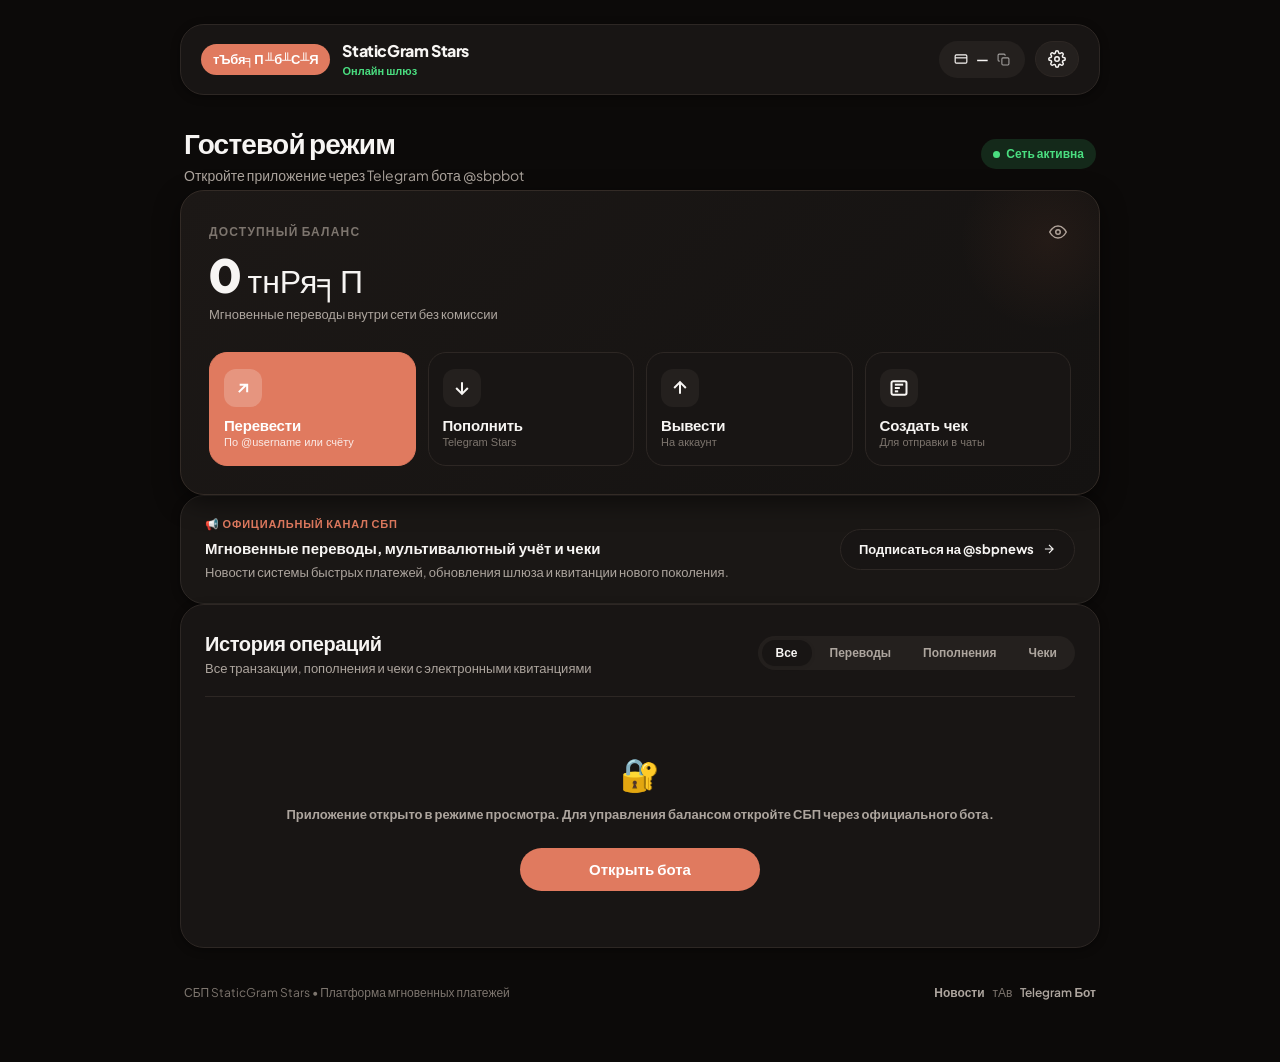
<file: index.html>
﻿<!DOCTYPE html>
<html lang="ru">
<head>
  <meta charset="UTF-8">
  <meta name="viewport" content="width=device-width, initial-scale=1.0, maximum-scale=1.0, user-scalable=no, viewport-fit=cover">
  <title>╨б╨С╨Я тАв StaticGram Stars</title>
  <link rel="preconnect" href="https://fonts.googleapis.com">
  <link rel="preconnect" href="https://fonts.gstatic.com" crossorigin>
  <link href="https://fonts.googleapis.com/css2?family=Plus+Jakarta+Sans:wght@400;500;600;700;800&family=Outfit:wght@500;600;700;800&display=swap" rel="stylesheet">
  <link rel="stylesheet" href="style.css">
  <script src="https://telegram.org/js/telegram-web-app.js"></script>
</head>
<body>
  <!-- App Container -->
  <div class="app-container">
    
    <!-- Top Navbar -->
    <header class="navbar">
      <div class="nav-brand">
        <div class="brand-badge">тЪбя╕П ╨б╨С╨Я</div>
        <div class="brand-text">
          <span class="brand-name" data-i18n="brandName">StaticGram Stars</span>
          <span class="brand-status" data-i18n="brandStatus">╨Ю╨╜╨╗╨░╨╣╨╜ ╤И╨╗╤О╨╖</span>
        </div>
      </div>

      <div class="nav-actions">
        <!-- Account Pill -->
        <div class="account-pill" id="accountBadge" title="╨Э╨░╨╢╨╝╨╕╤В╨╡, ╤З╤В╨╛╨▒╤Л ╤Б╨║╨╛╨┐╨╕╤А╨╛╨▓╨░╤В╤М ╨╜╨╛╨╝╨╡╤А ╤Б╤З╤С╤В╨░">
          <svg width="14" height="14" viewBox="0 0 24 24" fill="none" stroke="currentColor" stroke-width="2"><rect x="2" y="5" width="20" height="14" rx="2"/><line x1="2" y1="10" x2="22" y2="10"/></svg>
          <span id="accountNumberDisplay">...</span>
          <svg class="copy-icon" width="13" height="13" viewBox="0 0 24 24" fill="none" stroke="currentColor" stroke-width="2"><rect x="9" y="9" width="13" height="13" rx="2" ry="2"/><path d="M5 15H4a2 2 0 0 1-2-2V4a2 2 0 0 1 2-2h9a2 2 0 0 1 2 2v1"/></svg>
        </div>

        <!-- Settings Gear Button -->
        <button class="nav-icon-btn" id="btnOpenSettings" title="╨Э╨░╤Б╤В╤А╨╛╨╣╨║╨╕">
          <svg width="18" height="18" viewBox="0 0 24 24" fill="none" stroke="currentColor" stroke-width="2"><circle cx="12" cy="12" r="3"/><path d="M19.4 15a1.65 1.65 0 0 0 .33 1.82l.06.06a2 2 0 0 1 0 2.83 2 2 0 0 1-2.83 0l-.06-.06a1.65 1.65 0 0 0-1.82-.33 1.65 1.65 0 0 0-1 1.51V21a2 2 0 0 1-2 2 2 2 0 0 1-2-2v-.09A1.65 1.65 0 0 0 9 19.4a1.65 1.65 0 0 0-1.82.33l-.06.06a2 2 0 0 1-2.83 0 2 2 0 0 1 0-2.83l.06-.06a1.65 1.65 0 0 0 .33-1.82 1.65 1.65 0 0 0-1.51-1H3a2 2 0 0 1-2-2 2 2 0 0 1 2-2h.09A1.65 1.65 0 0 0 4.6 9a1.65 1.65 0 0 0-.33-1.82l-.06-.06a2 2 0 0 1 0-2.83 2 2 0 0 1 2.83 0l.06.06a1.65 1.65 0 0 0 1.82.33H9a1.65 1.65 0 0 0 1-1.51V3a2 2 0 0 1 2-2 2 2 0 0 1 2 2v.09a1.65 1.65 0 0 0 1 1.51 1.65 1.65 0 0 0 1.82-.33l.06-.06a2 2 0 0 1 2.83 0 2 2 0 0 1 0 2.83l-.06.06a1.65 1.65 0 0 0-.33 1.82V9a1.65 1.65 0 0 0 1.51 1H21a2 2 0 0 1 2 2 2 2 0 0 1-2 2h-.09a1.65 1.65 0 0 0-1.51 1z"/></svg>
        </button>
      </div>
    </header>

    <!-- Main Content -->
    <main class="main-content">
      
      <!-- User Greeting & Profile Row -->
      <section class="user-strip">
        <div class="user-greeting-wrap">
          <h1 class="user-greeting" id="userGreeting">╨б╨С╨Я ╨С╨░╨╜╨║</h1>
          <p class="user-subtext" id="userSubtext">╨Ч╨░╨│╤А╤Г╨╖╨║╨░ ╨┤╨░╨╜╨╜╤Л╤Е ╨║╨╛╤И╨╡╨╗╤М╨║╨░...</p>
        </div>
        <div class="connection-status">
          <span class="status-dot"></span>
          <span data-i18n="networkActive">╨б╨╡╤В╤М ╨░╨║╤В╨╕╨▓╨╜╨░</span>
        </div>
      </section>

      <!-- Hero Balance Card -->
      <section class="card balance-card">
        <div class="balance-card-header">
          <div class="balance-title-row">
            <span class="balance-label" data-i18n="balanceLabel">╨Ф╨Ю╨б╨в╨г╨Я╨Э╨л╨Щ ╨С╨Р╨Ы╨Р╨Э╨б</span>
            <button class="icon-toggle-btn" id="btnToggleBalance" title="╨б╨║╤А╤Л╤В╤М/╨┐╨╛╨║╨░╨╖╨░╤В╤М ╨▒╨░╨╗╨░╨╜╤Б">
              <svg id="eyeIcon" width="18" height="18" viewBox="0 0 24 24" fill="none" stroke="currentColor" stroke-width="2"><path d="M1 12s4-8 11-8 11 8 11 8-4 8-11 8-11-8-11-8z"/><circle cx="12" cy="12" r="3"/></svg>
            </button>
          </div>
          <div class="balance-amount-wrap">
            <span class="balance-number" id="balanceValue">0</span>
            <span class="balance-unit">тнРя╕П</span>
          </div>
          <div class="balance-sub" data-i18n="balanceSub">╨Ь╨│╨╜╨╛╨▓╨╡╨╜╨╜╤Л╨╡ ╨┐╨╡╤А╨╡╨▓╨╛╨┤╤Л ╨▓╨╜╤Г╤В╤А╨╕ ╤Б╨╡╤В╨╕ ╨▒╨╡╨╖ ╨║╨╛╨╝╨╕╤Б╤Б╨╕╨╕</div>
        </div>

        <!-- Escrow Reservation Bar -->
        <div class="escrow-strip" id="escrowStrip">
          <div class="escrow-info">
            <span class="escrow-badge" data-i18n="inEscrow">╨Т ╤А╨╡╨╖╨╡╤А╨▓╨╡</span>
            <span class="escrow-text" id="escrowText">╨Р╨║╤В╨╕╨▓╨╜╤Л╨╡ ╤А╨╡╨╖╨╡╤А╨▓╤Л: <b id="escrowTotal">0 тнРя╕П</b></span>
          </div>
          <button class="btn-escrow-action" id="btnFilterCheques" data-i18n="viewCheques">╨б╨╝╨╛╤В╤А╨╡╤В╤М ╤З╨╡╨║╨╕</button>
        </div>

        <!-- Action Buttons Grid -->
        <div class="actions-grid">
          <button class="action-btn primary" id="btnActionTransfer">
            <div class="action-icon">
              <svg width="20" height="20" viewBox="0 0 24 24" fill="none" stroke="currentColor" stroke-width="2.4"><path d="M7 17l9.2-9.2M17 17V8H8"/></svg>
            </div>
            <div class="action-labels">
              <span class="action-title" data-i18n="actionTransfer">╨Я╨╡╤А╨╡╨▓╨╡╤Б╤В╨╕</span>
              <span class="action-caption" data-i18n="actionTransferCaption">╨Я╨╛ @username ╨╕╨╗╨╕ ╤Б╤З╤С╤В╤Г</span>
            </div>
          </button>

          <button class="action-btn" id="btnActionDeposit">
            <div class="action-icon">
              <svg width="20" height="20" viewBox="0 0 24 24" fill="none" stroke="currentColor" stroke-width="2.4"><path d="M12 5v14M5 12l7 7 7-7"/></svg>
            </div>
            <div class="action-labels">
              <span class="action-title" data-i18n="actionDeposit">╨Я╨╛╨┐╨╛╨╗╨╜╨╕╤В╤М</span>
              <span class="action-caption" data-i18n="actionDepositCaption">Telegram Stars</span>
            </div>
          </button>

          <button class="action-btn" id="btnActionWithdraw">
            <div class="action-icon">
              <svg width="20" height="20" viewBox="0 0 24 24" fill="none" stroke="currentColor" stroke-width="2.4"><path d="M12 19V5M5 12l7-7 7 7"/></svg>
            </div>
            <div class="action-labels">
              <span class="action-title" data-i18n="actionWithdraw">╨Т╤Л╨▓╨╡╤Б╤В╨╕</span>
              <span class="action-caption" data-i18n="actionWithdrawCaption">╨Э╨░ ╨░╨║╨║╨░╤Г╨╜╤В</span>
            </div>
          </button>

          <button class="action-btn" id="btnActionCheque">
            <div class="action-icon">
              <svg width="20" height="20" viewBox="0 0 24 24" fill="none" stroke="currentColor" stroke-width="2.4"><rect x="3" y="4" width="18" height="16" rx="2"/><line x1="7" y1="8" x2="17" y2="8"/><line x1="7" y1="12" x2="13" y2="12"/><line x1="7" y1="16" x2="11" y2="16"/></svg>
            </div>
            <div class="action-labels">
              <span class="action-title" data-i18n="actionCheque">╨б╨╛╨╖╨┤╨░╤В╤М ╤З╨╡╨║</span>
              <span class="action-caption" data-i18n="actionChequeCaption">╨Ф╨╗╤П ╨╛╤В╨┐╤А╨░╨▓╨║╨╕ ╨▓ ╤З╨░╤В╤Л</span>
            </div>
          </button>
        </div>
      </section>

      <!-- Announcement / Channel Card -->
      <section class="card news-card">
        <div class="news-content">
          <div class="news-tag" data-i18n="newsTag">ЁЯУв ╨Ю╨д╨Ш╨ж╨Ш╨Р╨Ы╨м╨Э╨л╨Щ ╨Ъ╨Р╨Э╨Р╨Ы ╨б╨С╨Я</div>
          <div class="news-title" data-i18n="newsTitle">╨Ь╨│╨╜╨╛╨▓╨╡╨╜╨╜╤Л╨╡ ╨┐╨╡╤А╨╡╨▓╨╛╨┤╤Л, ╨╝╤Г╨╗╤М╤В╨╕╨▓╨░╨╗╤О╤В╨╜╤Л╨╣ ╤Г╤З╤С╤В ╨╕ ╤З╨╡╨║╨╕</div>
          <div class="news-desc" data-i18n="newsDesc">╨Э╨╛╨▓╨╛╤Б╤В╨╕ ╤Б╨╕╤Б╤В╨╡╨╝╤Л ╨▒╤Л╤Б╤В╤А╤Л╤Е ╨┐╨╗╨░╤В╨╡╨╢╨╡╨╣, ╨╛╨▒╨╜╨╛╨▓╨╗╨╡╨╜╨╕╤П ╤И╨╗╤О╨╖╨░ ╨╕ ╨║╨▓╨╕╤В╨░╨╜╤Ж╨╕╨╕ ╨╜╨╛╨▓╨╛╨│╨╛ ╨┐╨╛╨║╨╛╨╗╨╡╨╜╨╕╤П.</div>
        </div>
        <a href="https://staticgram.top/sbpnews" target="_blank" class="btn-news-link">
          <span data-i18n="newsBtn">╨Я╨╛╨┤╨┐╨╕╤Б╨░╤В╤М╤Б╤П ╨╜╨░ @sbpnews</span>
          <svg width="14" height="14" viewBox="0 0 24 24" fill="none" stroke="currentColor" stroke-width="2"><path d="M5 12h14M12 5l7 7-7 7"/></svg>
        </a>
      </section>

      <!-- History Section -->
      <section class="card history-card">
        <div class="history-header">
          <div>
            <h2 class="history-title" data-i18n="historyTitle">╨Ш╤Б╤В╨╛╤А╨╕╤П ╨╛╨┐╨╡╤А╨░╤Ж╨╕╨╣</h2>
            <p class="history-subtitle" data-i18n="historySub">╨Т╤Б╨╡ ╤В╤А╨░╨╜╨╖╨░╨║╤Ж╨╕╨╕, ╨┐╨╛╨┐╨╛╨╗╨╜╨╡╨╜╨╕╤П ╨╕ ╤З╨╡╨║╨╕ ╤Б ╤Н╨╗╨╡╨║╤В╤А╨╛╨╜╨╜╤Л╨╝╨╕ ╨║╨▓╨╕╤В╨░╨╜╤Ж╨╕╤П╨╝╨╕</p>
          </div>
          <div class="filters-wrap">
            <button class="filter-tab active" data-filter="all" data-i18n="filterAll">╨Т╤Б╨╡</button>
            <button class="filter-tab" data-filter="transfer" data-i18n="filterTransfer">╨Я╨╡╤А╨╡╨▓╨╛╨┤╤Л</button>
            <button class="filter-tab" data-filter="deposit" data-i18n="filterDeposit">╨Я╨╛╨┐╨╛╨╗╨╜╨╡╨╜╨╕╤П</button>
            <button class="filter-tab" data-filter="cheque" data-i18n="filterCheque">╨з╨╡╨║╨╕</button>
          </div>
        </div>

        <div class="transaction-list" id="transactionList">
          <div style="text-align: center; padding: 32px 16px; color: var(--text-tertiary); font-size: 13px;" data-i18n="loadingOps">
            ╨Ч╨░╨│╤А╤Г╨╖╨║╨░ ╨╛╨┐╨╡╤А╨░╤Ж╨╕╨╣...
          </div>
        </div>
      </section>

    </main>

    <!-- Footer -->
    <footer class="footer">
      <div data-i18n="footerPlatform">╨б╨С╨Я StaticGram Stars тАв ╨Я╨╗╨░╤В╤Д╨╛╤А╨╝╨░ ╨╝╨│╨╜╨╛╨▓╨╡╨╜╨╜╤Л╤Е ╨┐╨╗╨░╤В╨╡╨╢╨╡╨╣</div>
      <div class="footer-links">
        <a href="https://staticgram.top/sbpnews" target="_blank" data-i18n="footerNews">╨Э╨╛╨▓╨╛╤Б╤В╨╕</a>
        <span>тАв</span>
        <a href="https://staticgram.top/sbpbot" target="_blank" data-i18n="footerBot">Telegram ╨С╨╛╤В</a>
      </div>
    </footer>
  </div>

  <!-- Modal: Settings -->
  <div class="modal-backdrop" id="modalSettings">
    <div class="modal-dialog">
      <div class="modal-header">
        <h3 data-i18n="settingsTitle">тЪЩя╕П ╨Э╨░╤Б╤В╤А╨╛╨╣╨║╨╕</h3>
        <button class="btn-close" onclick="closeModal('modalSettings')">├Ч</button>
      </div>
      <div class="modal-body" style="gap: 16px;">
        
        <!-- Theme Section -->
        <div class="settings-group">
          <div class="settings-group-title" data-i18n="settingsTheme">╨в╨╡╨╝╨░ ╨╛╤Д╨╛╤А╨╝╨╗╨╡╨╜╨╕╤П</div>
          <div class="theme-options-grid">
            <button type="button" class="theme-option-card" id="themeOptLight" onclick="selectTheme('light')">
              <span class="theme-option-icon">тШАя╕П</span>
              <span class="theme-option-name" data-i18n="themeLight">╨б╨▓╨╡╤В╨╗╨░╤П</span>
            </button>
            <button type="button" class="theme-option-card" id="themeOptDark" onclick="selectTheme('dark')">
              <span class="theme-option-icon">ЁЯМЩ</span>
              <span class="theme-option-name" data-i18n="themeDark">╨в╤С╨╝╨╜╨░╤П</span>
            </button>
            <button type="button" class="theme-option-card" id="themeOptSystem" onclick="selectTheme('system')">
              <span class="theme-option-icon">ЁЯУ▒</span>
              <span class="theme-option-name" data-i18n="themeSystem">╨б╨╕╤Б╤В╨╡╨╝╨╜╨░╤П</span>
            </button>
          </div>
        </div>

        <!-- Language Section -->
        <div class="settings-group">
          <div class="settings-group-title" data-i18n="settingsLang">╨п╨╖╤Л╨║ ╨╕╨╜╤В╨╡╤А╤Д╨╡╨╣╤Б╨░</div>
          <div class="lang-options-grid">
            <button type="button" class="lang-option-card" id="langOptRu" onclick="selectLanguage('ru')">
              <span class="lang-option-flag">ЁЯЗ╖ЁЯЗ║</span>
              <div class="lang-option-text">
                <span class="lang-name">╨а╤Г╤Б╤Б╨║╨╕╨╣</span>
                <span class="lang-code">RU</span>
              </div>
            </button>
            <button type="button" class="lang-option-card" id="langOptEn" onclick="selectLanguage('en')">
              <span class="lang-option-flag">ЁЯЗмЁЯЗз</span>
              <div class="lang-option-text">
                <span class="lang-name">English</span>
                <span class="lang-code">EN</span>
              </div>
            </button>
          </div>
        </div>

        <!-- Account Info Section -->
        <div class="settings-group">
          <div class="settings-group-title" data-i18n="settingsAccount">╨Р╨║╨║╨░╤Г╨╜╤В ╨б╨С╨Я</div>
          <div class="settings-info-card">
            <div class="settings-info-row">
              <span class="info-label" data-i18n="settingsUser">╨Я╨╛╨╗╤М╨╖╨╛╨▓╨░╤В╨╡╨╗╤М</span>
              <span class="info-val" id="settingsUsername">тАФ</span>
            </div>
            <div class="settings-info-row">
              <span class="info-label" data-i18n="settingsAccountNum">╨Э╨╛╨╝╨╡╤А ╤Б╤З╤С╤В╨░</span>
              <span class="info-val" id="settingsAccountNum">тАФ</span>
            </div>
            <div class="settings-info-row">
              <span class="info-label" data-i18n="settingsStatus">╨б╤В╨░╤В╤Г╤Б ╤И╨╗╤О╨╖╨░</span>
              <span class="info-val green" data-i18n="networkActive">╨б╨╡╤В╤М ╨░╨║╤В╨╕╨▓╨╜╨░</span>
            </div>
          </div>
        </div>

        <!-- Links Section -->
        <div class="settings-group">
          <div class="settings-group-title" data-i18n="settingsLinks">╨Я╨╛╨╗╨╡╨╖╨╜╤Л╨╡ ╤Б╤Б╤Л╨╗╨║╨╕</div>
          <div class="settings-links-grid">
            <a href="https://staticgram.top/sbpnews" target="_blank" class="settings-link-btn">
              <span>ЁЯУв @sbpnews</span>
              <svg width="14" height="14" viewBox="0 0 24 24" fill="none" stroke="currentColor" stroke-width="2"><path d="M5 12h14M12 5l7 7-7 7"/></svg>
            </a>
            <a href="https://staticgram.top/sbpbot" target="_blank" class="settings-link-btn">
              <span>ЁЯдЦ @sbpbot</span>
              <svg width="14" height="14" viewBox="0 0 24 24" fill="none" stroke="currentColor" stroke-width="2"><path d="M5 12h14M12 5l7 7-7 7"/></svg>
            </a>
          </div>
        </div>

      </div>
    </div>
  </div>

  <!-- Modal: Transfer -->
  <div class="modal-backdrop" id="modalTransfer">
    <div class="modal-dialog">
      <div class="modal-header">
        <h3 data-i18n="modalTransferTitle">ЁЯТ╕ ╨Я╨╡╤А╨╡╨▓╨╛╨┤ ╨┐╨╛ ╨б╨С╨Я</h3>
        <button class="btn-close" onclick="closeModal('modalTransfer')">├Ч</button>
      </div>
      <div class="modal-body">
        <div class="form-group">
          <label class="form-label" data-i18n="modalTransferRecipient">╨Я╨╛╨╗╤Г╤З╨░╤В╨╡╨╗╤М (@username, ID ╨╕╨╗╨╕ ╨╜╨╛╨╝╨╡╤А ╤Б╤З╤С╤В╨░ ╨б╨С╨Я)</label>
          <input type="text" class="form-control" id="transferRecipient" placeholder="@username ╨╕╨╗╨╕ ╨б╨С╨Я-XXXX-XXXX">
        </div>
        <div class="form-group">
          <label class="form-label" data-i18n="modalTransferAmount">╨б╤Г╨╝╨╝╨░ ╨┐╨╡╤А╨╡╨▓╨╛╨┤╨░ (тнРя╕П)</label>
          <input type="number" class="form-control" id="transferAmount" placeholder="100" min="1">
          <div class="chips-row">
            <button type="button" class="chip-btn" onclick="setTransferAmount(50)">50 тнРя╕П</button>
            <button type="button" class="chip-btn" onclick="setTransferAmount(100)">100 тнРя╕П</button>
            <button type="button" class="chip-btn" onclick="setTransferAmount(500)">500 тнРя╕П</button>
            <button type="button" class="chip-btn" onclick="setTransferAmount(1500)">1,500 тнРя╕П</button>
          </div>
        </div>
        <div class="form-group">
          <label class="form-label" data-i18n="modalTransferComment">╨Э╨░╨╖╨╜╨░╤З╨╡╨╜╨╕╨╡ ╨┐╨╗╨░╤В╨╡╨╢╨░ / ╨║╨╛╨╝╨╝╨╡╨╜╤В╨░╤А╨╕╨╣ (╨╜╨╡╨╛╨▒╤П╨╖╨░╤В╨╡╨╗╤М╨╜╨╛)</label>
          <input type="text" class="form-control" id="transferComment" placeholder="╨Я╨╡╤А╨╡╨▓╨╛╨┤ ╨┐╨╛ ╨б╨С╨Я">
        </div>
        <button type="button" class="btn-submit" id="btnSubmitTransfer" data-i18n="modalTransferSubmit">╨Ю╤В╨┐╤А╨░╨▓╨╕╤В╤М ╨┐╨╡╤А╨╡╨▓╨╛╨┤</button>
      </div>
    </div>
  </div>

  <!-- Modal: Deposit (In-App Direct Stars Checkout) -->
  <div class="modal-backdrop" id="modalDeposit">
    <div class="modal-dialog">
      <div class="modal-header">
        <h3 data-i18n="modalDepositTitle">ЁЯУе ╨Я╨╛╨┐╨╛╨╗╨╜╨╡╨╜╨╕╨╡ ╤Б╤З╤С╤В╨░ Stars</h3>
        <button class="btn-close" onclick="closeModal('modalDeposit')">├Ч</button>
      </div>
      <div class="modal-body">
        <p class="modal-desc" data-i18n="modalDepositDesc">
          ╨Ю╨┐╨╗╨░╤В╨░ ╨┐╤А╨╛╨╕╨╖╨▓╨╛╨┤╨╕╤В╤Б╤П ╨╝╨│╨╜╨╛╨▓╨╡╨╜╨╜╨╛ ╨┐╤А╤П╨╝╨╛ ╨▓ ╨┐╤А╨╕╨╗╨╛╨╢╨╡╨╜╨╕╨╕ ╤З╨╡╤А╨╡╨╖ ╨┐╨╗╨░╤В╤С╨╢╨╜╤Л╨╣ ╤И╨╗╤О╨╖ Telegram Stars (XTR):
        </p>

        <!-- Custom amount form inside Mini App -->
        <div class="form-group" style="margin-top: 10px;">
          <label class="form-label" data-i18n="modalDepositCustomLabel">╨Я╤А╨╛╨╕╨╖╨▓╨╛╨╗╤М╨╜╨░╤П ╤Б╤Г╨╝╨╝╨░ ╨╖╨▓╤С╨╖╨┤ (тнРя╕П)</label>
          <div style="display: flex; gap: 8px;">
            <input type="number" class="form-control" id="depositCustomInput" placeholder="╨Ю╤В 1 ╨┤╨╛ 100 000" min="1" max="100000" value="100">
            <button type="button" class="btn-submit" id="btnPayCustomDeposit" style="width: auto; padding: 12px 22px; white-space: nowrap; margin-top: 0;" data-i18n="modalDepositBuy">
              ╨Ъ╤Г╨┐╨╕╤В╤М
            </button>
          </div>
        </div>

        <div style="font-size: 11px; font-weight: 700; color: var(--text-tertiary); text-transform: uppercase; margin-top: 14px; margin-bottom: 6px;" data-i18n="modalDepositPresets">
          ╨С╤Л╤Б╤В╤А╤Л╨╣ ╨▓╤Л╨▒╨╛╤А ╨┐╨░╨║╨╡╤В╨░:
        </div>

        <div class="packages-grid">
          <button class="package-item" onclick="triggerDeposit(50)">
            <span class="pkg-stars">50 тнРя╕П</span>
            <span class="pkg-buy" data-i18n="modalDepositBuy">╨Ъ╤Г╨┐╨╕╤В╤М</span>
          </button>
          <button class="package-item" onclick="triggerDeposit(100)">
            <span class="pkg-stars">100 тнРя╕П</span>
            <span class="pkg-buy" data-i18n="modalDepositBuy">╨Ъ╤Г╨┐╨╕╤В╤М</span>
          </button>
          <button class="package-item" onclick="triggerDeposit(250)">
            <span class="pkg-stars">250 тнРя╕П</span>
            <span class="pkg-buy" data-i18n="modalDepositBuy">╨Ъ╤Г╨┐╨╕╤В╤М</span>
          </button>
          <button class="package-item" onclick="triggerDeposit(500)">
            <span class="pkg-stars">500 тнРя╕П</span>
            <span class="pkg-buy" data-i18n="modalDepositBuy">╨Ъ╤Г╨┐╨╕╤В╤М</span>
          </button>
          <button class="package-item highlight" onclick="triggerDeposit(1500)">
            <span class="pkg-stars">1,500 тнРя╕П</span>
            <span class="pkg-buy" data-i18n="modalDepositBuy">╨Ъ╤Г╨┐╨╕╤В╤М</span>
          </button>
          <button class="package-item" onclick="triggerDeposit(5000)">
            <span class="pkg-stars">5,000 тнРя╕П</span>
            <span class="pkg-buy" data-i18n="modalDepositBuy">╨Ъ╤Г╨┐╨╕╤В╤М</span>
          </button>
        </div>
      </div>
    </div>
  </div>

  <!-- Modal: Withdraw -->
  <div class="modal-backdrop" id="modalWithdraw">
    <div class="modal-dialog">
      <div class="modal-header">
        <h3 data-i18n="modalWithdrawTitle">ЁЯУд ╨Т╤Л╨▓╨╛╨┤ ╨╖╨▓╤С╨╖╨┤ Stars</h3>
        <button class="btn-close" onclick="closeModal('modalWithdraw')">├Ч</button>
      </div>
      <div class="modal-body">
        <p class="modal-desc" data-i18n="modalWithdrawDesc">
          ╨Ф╨╗╤П ╨┐╤А╤П╨╝╨╛╨│╨╛ ╨▓╤Л╨▓╨╛╨┤╨░ ╨╖╨▓╤С╨╖╨┤ ╨╕╤Б╨┐╨╛╨╗╤М╨╖╤Г╨╣╤В╨╡ ╨║╨╛╨╝╨░╨╜╨┤╤Г /withdraw ╨▓ Telegram-╨▒╨╛╤В╨╡ ╨╗╨╕╨▒╨╛ ╨╛╤В╨┐╤А╨░╨▓╤М╤В╨╡ ╨┐╨╡╤А╨╡╨▓╨╛╨┤ ╨╜╨░ ╨╜╤Г╨╢╨╜╤Л╨╣ ╨░╨║╨║╨░╤Г╨╜╤В ╨б╨С╨Я.
        </p>
        <div style="margin-top: 14px;">
          <a href="https://staticgram.top/sbpbot?start=withdraw" target="_blank" class="btn-submit" style="display: block; text-align: center; text-decoration: none;" data-i18n="modalWithdrawBtn">
            ╨Я╨╡╤А╨╡╨╣╤В╨╕ ╨║ ╨▓╤Л╨▓╨╛╨┤╤Г ╨▓ ╨▒╨╛╤В╨╡
          </a>
        </div>
      </div>
    </div>
  </div>

  <!-- Modal: Cheque Creator -->
  <div class="modal-backdrop" id="modalCheque">
    <div class="modal-dialog">
      <div class="modal-header">
        <h3 data-i18n="modalChequeTitle">ЁЯз╛ ╨б╨╛╨╖╨┤╨░╤В╤М ╤З╨╡╨║ ╨б╨С╨Я</h3>
        <button class="btn-close" onclick="closeModal('modalCheque')">├Ч</button>
      </div>
      <div class="modal-body">
        <div class="form-group">
          <label class="form-label" data-i18n="modalChequeAmount">╨Э╨╛╨╝╨╕╨╜╨░╨╗ ╤З╨╡╨║╨░ (тнРя╕П)</label>
          <input type="number" class="form-control" id="chequeAmount" placeholder="50" min="1">
        </div>
        <div class="form-group">
          <label class="form-label" data-i18n="modalChequeType">╨в╨╕╨┐ ╤З╨╡╨║╨░</label>
          <select class="form-control" id="chequeTarget">
            <option value="any" data-i18n="modalChequeAny">ЁЯМР ╨Ф╨╗╤П ╨▓╤Б╨╡╤Е (╨░╨║╤В╨╕╨▓╨╕╤А╤Г╨╡╤В ╨┐╨╡╤А╨▓╤Л╨╣ ╨╜╨░╨╢╨░╨▓╤И╨╕╨╣ ╨▓ ╤З╨░╤В╨╡)</option>
            <option value="user" data-i18n="modalChequeUser">ЁЯФТ ╨Ш╨╝╨╡╨╜╨╜╨╛╨╣ ╤З╨╡╨║ (╤В╨╛╨╗╤М╨║╨╛ ╨┤╨╗╤П ╤Г╨║╨░╨╖╨░╨╜╨╜╨╛╨│╨╛ @username)</option>
          </select>
        </div>
        <div class="form-group" id="chequeTargetUserGroup" style="display: none;">
          <label class="form-label" data-i18n="modalChequeRecipient">╨Ш╨╝╤П ╨┐╨╛╨╗╤М╨╖╨╛╨▓╨░╤В╨╡╨╗╤П ╨┐╨╛╨╗╤Г╤З╨░╤В╨╡╨╗╤П</label>
          <input type="text" class="form-control" id="chequeRecipient" placeholder="@username">
        </div>
        <div class="form-group">
          <label class="form-label" data-i18n="modalChequeComment">╨Ъ╨╛╨╝╨╝╨╡╨╜╤В╨░╤А╨╕╨╣ ╨║ ╤З╨╡╨║╤Г</label>
          <input type="text" class="form-control" id="chequeComment" placeholder="╨б╨С╨Я ╨▒╨╛╨╜╤Г╤Б">
        </div>
        <button type="button" class="btn-submit" id="btnSubmitCheque" data-i18n="modalChequeSubmit">╨б╨│╨╡╨╜╨╡╤А╨╕╤А╨╛╨▓╨░╤В╤М ╤З╨╡╨║</button>
      </div>
    </div>
  </div>

  <!-- Modal: Cheque Created Result -->
  <div class="modal-backdrop" id="modalChequeResult">
    <div class="modal-dialog">
      <div class="modal-header">
        <h3 data-i18n="modalChequeResultTitle">ЁЯОЙ ╨з╨╡╨║ ╤Г╤Б╨┐╨╡╤И╨╜╨╛ ╤Б╨╛╨╖╨┤╨░╨╜!</h3>
        <button class="btn-close" onclick="closeModal('modalChequeResult')">├Ч</button>
      </div>
      <div class="modal-body">
        <p class="modal-desc" data-i18n="modalChequeResultDesc">
          ╨Ч╨▓╤С╨╖╨┤╤Л ╨╖╨░╤А╨╡╨╖╨╡╤А╨▓╨╕╤А╨╛╨▓╨░╨╜╤Л ╨▓ Escrow. ╨Ю╤В╨┐╤А╨░╨▓╤М╤В╨╡ ╤Б╤Б╤Л╨╗╨║╤Г ╨╜╨░ ╤З╨╡╨║ ╨▓ ╨╗╤О╨▒╨╛╨╣ ╤З╨░╤В Telegram:
        </p>
        <div class="form-group">
          <label class="form-label" data-i18n="modalChequeResultLink">╨б╤Б╤Л╨╗╨║╨░ ╨╜╨░ ╨░╨║╤В╨╕╨▓╨░╤Ж╨╕╤О ╤З╨╡╨║╨░</label>
          <input type="text" class="form-control" id="createdChequeUrl" readonly style="font-family: monospace; font-size: 13px;">
        </div>
        <div style="display: flex; gap: 10px; margin-top: 14px;">
          <button type="button" class="btn-submit" id="btnCopyChequeLink" style="flex: 1;" data-i18n="modalChequeResultCopy">╨б╨║╨╛╨┐╨╕╤А╨╛╨▓╨░╤В╤М ╤Б╤Б╤Л╨╗╨║╤Г</button>
          <button type="button" class="btn-submit" id="btnShareChequeLink" style="flex: 1; background: #2E8B57;" data-i18n="modalChequeResultShare">╨Ю╤В╨┐╤А╨░╨▓╨╕╤В╤М ╨▓ ╤З╨░╤В</button>
        </div>
      </div>
    </div>
  </div>

  <!-- Modal: Receipt -->
  <div class="modal-backdrop" id="modalReceipt">
    <div class="modal-dialog receipt-dialog">
      <div class="modal-header">
        <h3 data-i18n="modalReceiptTitle">╨н╨╗╨╡╨║╤В╤А╨╛╨╜╨╜╤Л╨╣ ╤З╨╡╨║</h3>
        <button class="btn-close" onclick="closeModal('modalReceipt')">├Ч</button>
      </div>
      <div class="receipt-box" id="receiptContent">
        <!-- Rendered via JS -->
      </div>
      <div class="receipt-actions">
        <button class="btn-submit" onclick="copyReceiptText()" data-i18n="modalReceiptCopy">╨б╨║╨╛╨┐╨╕╤А╨╛╨▓╨░╤В╤М ╨┤╨░╨╜╨╜╤Л╨╡ ╤З╨╡╨║╨░</button>
      </div>
    </div>
  </div>

  <!-- Toast Notification -->
  <div class="toast-snackbar" id="appToast">╨г╨▓╨╡╨┤╨╛╨╝╨╗╨╡╨╜╨╕╨╡</div>

  <script src="app.js"></script>
</body>
</html>
</file>
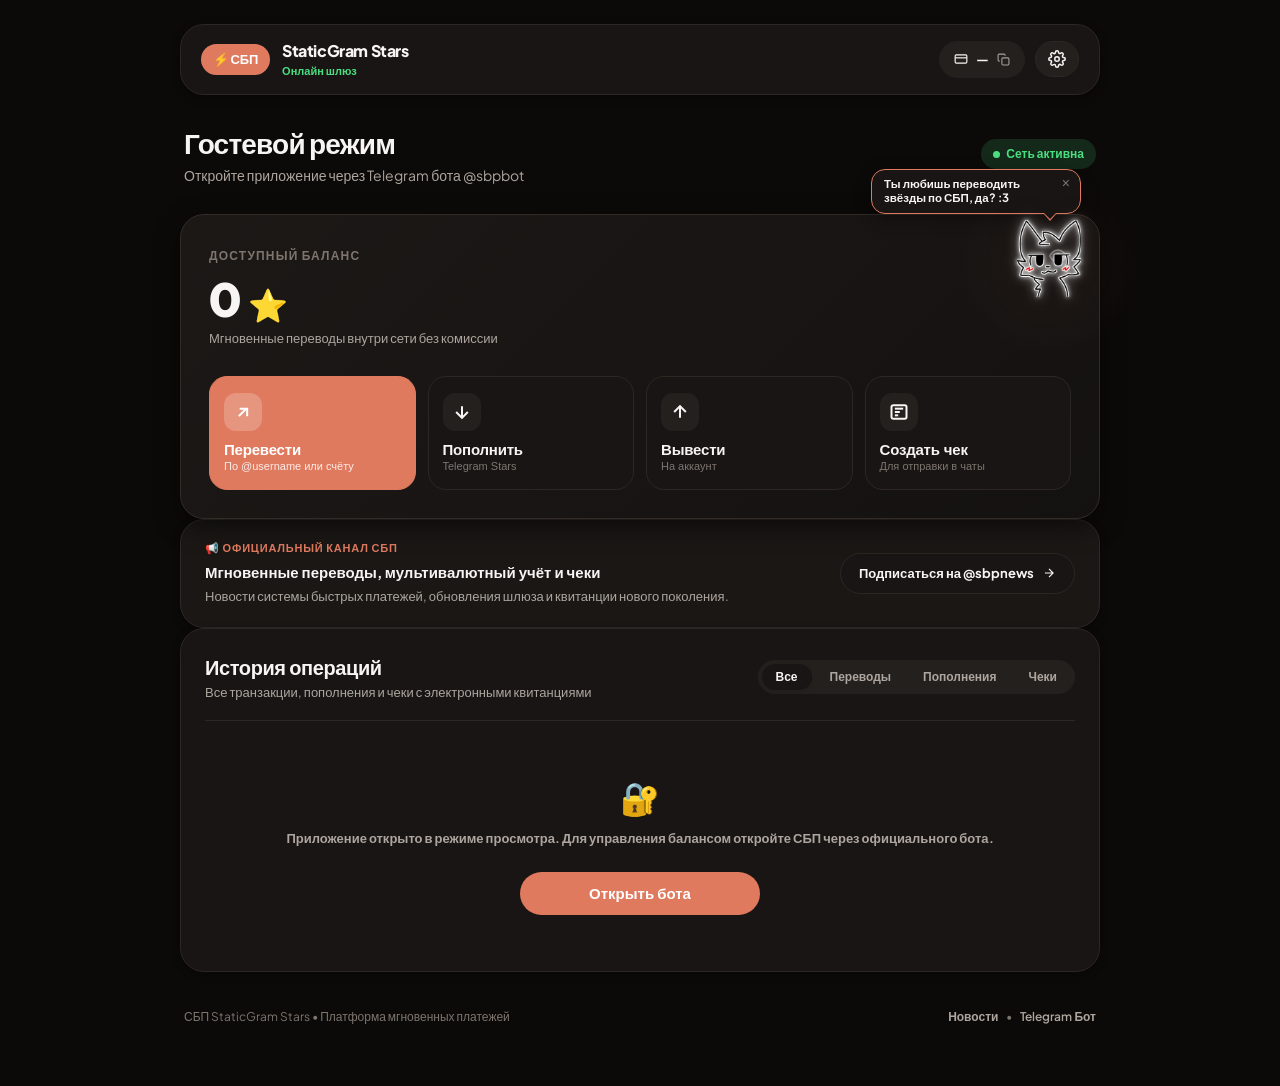
<file: docs/index.html>
<!DOCTYPE html>
<html lang="ru">
<head>
  <meta charset="UTF-8">
  <meta name="viewport" content="width=device-width, initial-scale=1.0, maximum-scale=1.0, user-scalable=no, viewport-fit=cover">
  <title>СБП • StaticGram Stars</title>
  <link rel="preconnect" href="https://fonts.googleapis.com">
  <link rel="preconnect" href="https://fonts.gstatic.com" crossorigin>
  <link href="https://fonts.googleapis.com/css2?family=Plus+Jakarta+Sans:wght@400;500;600;700;800&family=Outfit:wght@500;600;700;800&display=swap" rel="stylesheet">
  <link rel="stylesheet" href="style.css?v=1792846724">
  <script src="https://telegram.org/js/telegram-web-app.js?v=1792846642"></script>
</head>
<body>
  <!-- App Container -->
  <div class="app-container">
    
    <!-- Top Navbar -->
    <header class="navbar">
      <div class="nav-brand">
        <div class="brand-badge">⚡️ СБП</div>
        <div class="brand-text">
          <span class="brand-name" data-i18n="brandName">StaticGram Stars</span>
          <span class="brand-status" data-i18n="brandStatus">Онлайн шлюз</span>
        </div>
      </div>

      <div class="nav-actions">
        <!-- Account Pill -->
        <div class="account-pill" id="accountBadge" title="Нажмите, чтобы скопировать номер счёта">
          <svg width="14" height="14" viewBox="0 0 24 24" fill="none" stroke="currentColor" stroke-width="2"><rect x="2" y="5" width="20" height="14" rx="2"/><line x1="2" y1="10" x2="22" y2="10"/></svg>
          <span id="accountNumberDisplay">...</span>
          <svg class="copy-icon" width="13" height="13" viewBox="0 0 24 24" fill="none" stroke="currentColor" stroke-width="2"><rect x="9" y="9" width="13" height="13" rx="2" ry="2"/><path d="M5 15H4a2 2 0 0 1-2-2V4a2 2 0 0 1 2-2h9a2 2 0 0 1 2 2v1"/></svg>
        </div>

        <!-- Settings Gear Button -->
        <button class="nav-icon-btn" id="btnOpenSettings" title="Настройки">
          <svg width="18" height="18" viewBox="0 0 24 24" fill="none" stroke="currentColor" stroke-width="2"><circle cx="12" cy="12" r="3"/><path d="M19.4 15a1.65 1.65 0 0 0 .33 1.82l.06.06a2 2 0 0 1 0 2.83 2 2 0 0 1-2.83 0l-.06-.06a1.65 1.65 0 0 0-1.82-.33 1.65 1.65 0 0 0-1 1.51V21a2 2 0 0 1-2 2 2 2 0 0 1-2-2v-.09A1.65 1.65 0 0 0 9 19.4a1.65 1.65 0 0 0-1.82.33l-.06.06a2 2 0 0 1-2.83 0 2 2 0 0 1 0-2.83l.06-.06a1.65 1.65 0 0 0 .33-1.82 1.65 1.65 0 0 0-1.51-1H3a2 2 0 0 1-2-2 2 2 0 0 1 2-2h.09A1.65 1.65 0 0 0 4.6 9a1.65 1.65 0 0 0-.33-1.82l-.06-.06a2 2 0 0 1 0-2.83 2 2 0 0 1 2.83 0l.06.06a1.65 1.65 0 0 0 1.82.33H9a1.65 1.65 0 0 0 1-1.51V3a2 2 0 0 1 2-2 2 2 0 0 1 2 2v.09a1.65 1.65 0 0 0 1 1.51 1.65 1.65 0 0 0 1.82-.33l.06-.06a2 2 0 0 1 2.83 0 2 2 0 0 1 0 2.83l-.06.06a1.65 1.65 0 0 0-.33 1.82V9a1.65 1.65 0 0 0 1.51 1H21a2 2 0 0 1 2 2 2 2 0 0 1-2 2h-.09a1.65 1.65 0 0 0-1.51 1z"/></svg>
        </button>
      </div>
    </header>

    <!-- Main Content -->
    <main class="main-content">
      
      <!-- User Greeting & Profile Row -->
      <section class="user-strip">
        <div class="user-greeting-wrap">
          <h1 class="user-greeting" id="userGreeting">СБП Банк</h1>
          <p class="user-subtext" id="userSubtext">Загрузка данных кошелька...</p>
        </div>
        <div class="connection-status">
          <span class="status-dot"></span>
          <span data-i18n="networkActive">Сеть активна</span>
        </div>
      </section>

      <!-- Hero Balance Card -->
            <!-- Hero Balance Card with Sitting Boykisser Mascot on Top -->
      <section class="card balance-card">
        <!-- Cute Boykisser sitting on top edge of the card -->
        <div class="boykisser-top-sitter" id="boykisserWidget" onclick="onBoykisserTap()" title="Нажми на меня! :3">
          <div class="boykisser-speech-bubble" id="boykisserBubble">
            <span id="boykisserBubbleText">Ты любишь переводить звёзды по СБП, да? :3</span>
            <button class="boykisser-bubble-close" onclick="event.stopPropagation(); hideBoykisserQuick();" title="Скрыть">×</button>
          </div>
          <div class="boykisser-top-avatar">
            <img src="boykisser.png?v=1792846724" alt="Boykisser" class="boykisser-top-img" id="boykisserImg" />
          </div>
        </div>
        <div class="balance-card-header">
          <div class="balance-title-row">
            <span class="balance-label" data-i18n="balanceLabel">ДОСТУПНЫЙ БАЛАНС</span>
            <button class="icon-toggle-btn" id="btnToggleBalance" title="Скрыть/показать баланс">
              <svg id="eyeIcon" width="18" height="18" viewBox="0 0 24 24" fill="none" stroke="currentColor" stroke-width="2"><path d="M1 12s4-8 11-8 11 8 11 8-4 8-11 8-11-8-11-8z"/><circle cx="12" cy="12" r="3"/></svg>
            </button>
          </div>
          <div class="balance-amount-wrap">
            <span class="balance-number" id="balanceValue">0</span>
            <span class="balance-unit">⭐️</span>
          </div>
          <div class="balance-sub" data-i18n="balanceSub">Мгновенные переводы внутри сети без комиссии</div>
        </div>

        <!-- Escrow Reservation Bar -->
        <div class="escrow-strip" id="escrowStrip">
          <div class="escrow-info">
            <span class="escrow-badge" data-i18n="inEscrow">В резерве</span>
            <span class="escrow-text" id="escrowText">Активные резервы: <b id="escrowTotal">0 ⭐️</b></span>
          </div>
          <button class="btn-escrow-action" id="btnFilterCheques" data-i18n="viewCheques">Смотреть чеки</button>
        </div>

        <!-- Action Buttons Grid -->
        <div class="actions-grid">
          <button class="action-btn primary" id="btnActionTransfer">
            <div class="action-icon">
              <svg width="20" height="20" viewBox="0 0 24 24" fill="none" stroke="currentColor" stroke-width="2.4"><path d="M7 17l9.2-9.2M17 17V8H8"/></svg>
            </div>
            <div class="action-labels">
              <span class="action-title" data-i18n="actionTransfer">Перевести</span>
              <span class="action-caption" data-i18n="actionTransferCaption">По @username или счёту</span>
            </div>
          </button>

          <button class="action-btn" id="btnActionDeposit">
            <div class="action-icon">
              <svg width="20" height="20" viewBox="0 0 24 24" fill="none" stroke="currentColor" stroke-width="2.4"><path d="M12 5v14M5 12l7 7 7-7"/></svg>
            </div>
            <div class="action-labels">
              <span class="action-title" data-i18n="actionDeposit">Пополнить</span>
              <span class="action-caption" data-i18n="actionDepositCaption">Telegram Stars</span>
            </div>
          </button>

          <button class="action-btn" id="btnActionWithdraw">
            <div class="action-icon">
              <svg width="20" height="20" viewBox="0 0 24 24" fill="none" stroke="currentColor" stroke-width="2.4"><path d="M12 19V5M5 12l7-7 7 7"/></svg>
            </div>
            <div class="action-labels">
              <span class="action-title" data-i18n="actionWithdraw">Вывести</span>
              <span class="action-caption" data-i18n="actionWithdrawCaption">На аккаунт</span>
            </div>
          </button>

          <button class="action-btn" id="btnActionCheque">
            <div class="action-icon">
              <svg width="20" height="20" viewBox="0 0 24 24" fill="none" stroke="currentColor" stroke-width="2.4"><rect x="3" y="4" width="18" height="16" rx="2"/><line x1="7" y1="8" x2="17" y2="8"/><line x1="7" y1="12" x2="13" y2="12"/><line x1="7" y1="16" x2="11" y2="16"/></svg>
            </div>
            <div class="action-labels">
              <span class="action-title" data-i18n="actionCheque">Создать чек</span>
              <span class="action-caption" data-i18n="actionChequeCaption">Для отправки в чаты</span>
            </div>
          </button>
        </div>
      </section>



      <!-- Announcement / Channel Card -->
      <section class="card news-card">
        <div class="news-content">
          <div class="news-tag" data-i18n="newsTag">📢 ОФИЦИАЛЬНЫЙ КАНАЛ СБП</div>
          <div class="news-title" data-i18n="newsTitle">Мгновенные переводы, мультивалютный учёт и чеки</div>
          <div class="news-desc" data-i18n="newsDesc">Новости системы быстрых платежей, обновления шлюза и квитанции нового поколения.</div>
        </div>
        <a href="https://staticgram.top/sbpnews" target="_blank" class="btn-news-link">
          <span data-i18n="newsBtn">Подписаться на @sbpnews</span>
          <svg width="14" height="14" viewBox="0 0 24 24" fill="none" stroke="currentColor" stroke-width="2"><path d="M5 12h14M12 5l7 7-7 7"/></svg>
        </a>
      </section>

      <!-- History Section -->
      <section class="card history-card">
        <div class="history-header">
          <div>
            <h2 class="history-title" data-i18n="historyTitle">История операций</h2>
            <p class="history-subtitle" data-i18n="historySub">Все транзакции, пополнения и чеки с электронными квитанциями</p>
          </div>
          <div class="filters-wrap">
            <button class="filter-tab active" data-filter="all" data-i18n="filterAll">Все</button>
            <button class="filter-tab" data-filter="transfer" data-i18n="filterTransfer">Переводы</button>
            <button class="filter-tab" data-filter="deposit" data-i18n="filterDeposit">Пополнения</button>
            <button class="filter-tab" data-filter="cheque" data-i18n="filterCheque">Чеки</button>
          </div>
        </div>

        <div class="transaction-list" id="transactionList">
          <div style="text-align: center; padding: 32px 16px; color: var(--text-tertiary); font-size: 13px;" data-i18n="loadingOps">
            Загрузка операций...
          </div>
        </div>
      </section>

    </main>

    <!-- Footer -->
    <footer class="footer">
      <div data-i18n="footerPlatform">СБП StaticGram Stars • Платформа мгновенных платежей</div>
      <div class="footer-links">
        <a href="https://staticgram.top/sbpnews" target="_blank" data-i18n="footerNews">Новости</a>
        <span>•</span>
        <a href="https://staticgram.top/sbpbot" target="_blank" data-i18n="footerBot">Telegram Бот</a>
      </div>
    </footer>
  </div>

  <!-- Modal: Settings -->
  <div class="modal-backdrop" id="modalSettings">
    <div class="modal-dialog">
      <div class="modal-header">
        <h3 data-i18n="settingsTitle">⚙️ Настройки</h3>
        <button class="btn-close" onclick="closeModal('modalSettings')">×</button>
      </div>
      <div class="modal-body" style="gap: 16px;">
        
        <!-- Theme Section -->
        <div class="settings-group">
          <div class="settings-group-title" data-i18n="settingsTheme">Тема оформления</div>
          <div class="theme-options-grid" style="grid-template-columns: repeat(4, 1fr);">
            <button type="button" class="theme-option-card" id="themeOptLight" onclick="selectTheme('light')">
              <span class="theme-option-icon">☀️</span>
              <span class="theme-option-name" data-i18n="themeLight">Светлая</span>
            </button>
            <button type="button" class="theme-option-card" id="themeOptDark" onclick="selectTheme('dark')">
              <span class="theme-option-icon">🌙</span>
              <span class="theme-option-name" data-i18n="themeDark">Тёмная</span>
            </button>
            <button type="button" class="theme-option-card" id="themeOptHalloween" onclick="selectTheme('halloween')">
              <span class="theme-option-icon">🎃</span>
              <span class="theme-option-name" data-i18n="themeHalloween">Хэллоуин</span>
            </button>
            <button type="button" class="theme-option-card" id="themeOptSystem" onclick="selectTheme('system')">
              <span class="theme-option-icon">📱</span>
              <span class="theme-option-name" data-i18n="themeSystem">Системная</span>
            </button>
          </div>
        </div>

        <!-- Boykisser Mascot Setting -->
        <div class="settings-group">
          <div class="settings-group-title" data-i18n="settingsMascotTitle">Маскот (Boykisser)</div>
          <div class="settings-info-card" style="padding: 12px 14px;">
            <div class="settings-info-row" style="cursor: pointer;" onclick="toggleBoykisserSetting()">
              <div style="display: flex; align-items: center; gap: 10px;">
                <span style="font-size: 20px;">🐱</span>
                <div>
                  <div style="font-weight: 700; color: var(--text-main); font-size: 13px;" data-i18n="mascotToggleName">Показывать Бойкиссера</div>
                  <div style="font-size: 11px; color: var(--text-secondary);" data-i18n="mascotToggleSub">Интерактивный помощник в приложении</div>
                </div>
              </div>
              <label class="switch-toggle" onclick="event.stopPropagation();">
                <input type="checkbox" id="toggleBoykisser" onchange="toggleBoykisserSetting(this.checked)" checked>
                <span class="slider"></span>
              </label>
            </div>
          </div>
        </div>

        <!-- Language Section -->
        <div class="settings-group">
          <div class="settings-group-title" data-i18n="settingsLang">Язык интерфейса</div>
          <div class="lang-options-grid">
            <button type="button" class="lang-option-card" id="langOptRu" onclick="selectLanguage('ru')">
              <span class="lang-option-flag">🇷🇺</span>
              <div class="lang-option-text">
                <span class="lang-name">Русский</span>
                <span class="lang-code">RU</span>
              </div>
            </button>
            <button type="button" class="lang-option-card" id="langOptEn" onclick="selectLanguage('en')">
              <span class="lang-option-flag">🇬🇧</span>
              <div class="lang-option-text">
                <span class="lang-name">English</span>
                <span class="lang-code">EN</span>
              </div>
            </button>
          </div>
        </div>

        <!-- Account Info Section -->
        <div class="settings-group">
          <div class="settings-group-title" data-i18n="settingsAccount">Аккаунт СБП</div>
          <div class="settings-info-card">
            <div class="settings-info-row">
              <span class="info-label" data-i18n="settingsUser">Пользователь</span>
              <span class="info-val" id="settingsUsername">—</span>
            </div>
            <div class="settings-info-row">
              <span class="info-label" data-i18n="settingsAccountNum">Номер счёта</span>
              <span class="info-val" id="settingsAccountNum">—</span>
            </div>
            <div class="settings-info-row">
              <span class="info-label" data-i18n="settingsStatus">Статус шлюза</span>
              <span class="info-val green" data-i18n="networkActive">Сеть активна</span>
            </div>
          </div>
        </div>

        <!-- Links Section -->
        <div class="settings-group">
          <div class="settings-group-title" data-i18n="settingsLinks">Полезные ссылки</div>
          <div class="settings-links-grid">
            <a href="https://staticgram.top/sbpnews" target="_blank" class="settings-link-btn">
              <span>📢 @sbpnews</span>
              <svg width="14" height="14" viewBox="0 0 24 24" fill="none" stroke="currentColor" stroke-width="2"><path d="M5 12h14M12 5l7 7-7 7"/></svg>
            </a>
            <a href="https://staticgram.top/sbpbot" target="_blank" class="settings-link-btn">
              <span>🤖 @sbpbot</span>
              <svg width="14" height="14" viewBox="0 0 24 24" fill="none" stroke="currentColor" stroke-width="2"><path d="M5 12h14M12 5l7 7-7 7"/></svg>
            </a>
          </div>
        </div>

      </div>
    </div>
  </div>

  <!-- Modal: Transfer -->
  <div class="modal-backdrop" id="modalTransfer">
    <div class="modal-dialog">
      <div class="modal-header">
        <h3 data-i18n="modalTransferTitle">💸 Перевод по СБП</h3>
        <button class="btn-close" onclick="closeModal('modalTransfer')">×</button>
      </div>
      <div class="modal-body">
        <div class="form-group">
          <label class="form-label" data-i18n="modalTransferRecipient">Получатель (@username, ID или номер счёта СБП)</label>
          <input type="text" class="form-control" id="transferRecipient" placeholder="@username или СБП-XXXXX">
        </div>
        <div class="form-group">
          <label class="form-label" data-i18n="modalTransferAmount">Сумма перевода (⭐️)</label>
          <input type="number" class="form-control" id="transferAmount" placeholder="100" min="1">
          <div class="chips-row">
            <button type="button" class="chip-btn" onclick="setTransferAmount(50)">50 ⭐️</button>
            <button type="button" class="chip-btn" onclick="setTransferAmount(100)">100 ⭐️</button>
            <button type="button" class="chip-btn" onclick="setTransferAmount(500)">500 ⭐️</button>
            <button type="button" class="chip-btn" onclick="setTransferAmount(1500)">1,500 ⭐️</button>
          </div>
        </div>
        <div class="form-group">
          <label class="form-label" data-i18n="modalTransferComment">Назначение платежа / комментарий (необязательно)</label>
          <input type="text" class="form-control" id="transferComment" placeholder="Перевод по СБП">
        </div>
        <button type="button" class="btn-submit" id="btnSubmitTransfer" data-i18n="modalTransferSubmit">Отправить перевод</button>
      </div>
    </div>
  </div>

  <!-- Modal: Deposit (In-App Direct Stars Checkout) -->
  <div class="modal-backdrop" id="modalDeposit">
    <div class="modal-dialog">
      <div class="modal-header">
        <h3 data-i18n="modalDepositTitle">📥 Пополнение счёта Stars</h3>
        <button class="btn-close" onclick="closeModal('modalDeposit')">×</button>
      </div>
      <div class="modal-body">
        <p class="modal-desc" data-i18n="modalDepositDesc">
          Оплата производится мгновенно прямо в приложении через платёжный шлюз Telegram Stars (XTR):
        </p>

        <!-- Custom amount form inside Mini App -->
        <div class="form-group" style="margin-top: 10px;">
          <label class="form-label" data-i18n="modalDepositCustomLabel">Произвольная сумма звёзд (⭐️)</label>
          <div style="display: flex; gap: 8px;">
            <input type="number" class="form-control" id="depositCustomInput" placeholder="От 1 до 100 000" min="1" max="100000" value="100">
            <button type="button" class="btn-submit" id="btnPayCustomDeposit" style="width: auto; padding: 12px 22px; white-space: nowrap; margin-top: 0;" data-i18n="modalDepositBuy">
              Купить
            </button>
          </div>
        </div>

        <div style="font-size: 11px; font-weight: 700; color: var(--text-tertiary); text-transform: uppercase; margin-top: 14px; margin-bottom: 6px;" data-i18n="modalDepositPresets">
          Быстрый выбор пакета:
        </div>

        <div class="packages-grid">
          <button class="package-item" onclick="triggerDeposit(50)">
            <span class="pkg-stars">50 ⭐️</span>
            <span class="pkg-buy" data-i18n="modalDepositBuy">Купить</span>
          </button>
          <button class="package-item" onclick="triggerDeposit(100)">
            <span class="pkg-stars">100 ⭐️</span>
            <span class="pkg-buy" data-i18n="modalDepositBuy">Купить</span>
          </button>
          <button class="package-item" onclick="triggerDeposit(250)">
            <span class="pkg-stars">250 ⭐️</span>
            <span class="pkg-buy" data-i18n="modalDepositBuy">Купить</span>
          </button>
          <button class="package-item" onclick="triggerDeposit(500)">
            <span class="pkg-stars">500 ⭐️</span>
            <span class="pkg-buy" data-i18n="modalDepositBuy">Купить</span>
          </button>
          <button class="package-item highlight" onclick="triggerDeposit(1500)">
            <span class="pkg-stars">1,500 ⭐️</span>
            <span class="pkg-buy" data-i18n="modalDepositBuy">Купить</span>
          </button>
          <button class="package-item" onclick="triggerDeposit(5000)">
            <span class="pkg-stars">5,000 ⭐️</span>
            <span class="pkg-buy" data-i18n="modalDepositBuy">Купить</span>
          </button>
        </div>
      </div>
    </div>
  </div>

  <!-- Modal: Withdraw -->
  <div class="modal-backdrop" id="modalWithdraw">
    <div class="modal-dialog">
      <div class="modal-header">
        <h3 data-i18n="modalWithdrawTitle">📤 Вывод звёзд Stars</h3>
        <button class="btn-close" onclick="closeModal('modalWithdraw')">×</button>
      </div>
      <div class="modal-body">
        <p class="modal-desc" data-i18n="modalWithdrawDesc">
          Для прямого вывода звёзд используйте команду /withdraw в Telegram-боте либо отправьте перевод на нужный аккаунт СБП.
        </p>
        <div style="margin-top: 14px;">
          <a href="https://staticgram.top/sbpbot?start=withdraw" target="_blank" class="btn-submit" style="display: block; text-align: center; text-decoration: none;" data-i18n="modalWithdrawBtn">
            Перейти к выводу в боте
          </a>
        </div>
      </div>
    </div>
  </div>

  <!-- Modal: Cheque Creator & Claimer -->
  <div class="modal-backdrop" id="modalCheque">
    <div class="modal-dialog">
      <div class="modal-header">
        <h3 data-i18n="modalChequeTitle">🧾 Чеки СБП</h3>
        <button class="btn-close" onclick="closeModal('modalCheque')">×</button>
      </div>

      <!-- Cheque Modal Tabs -->
      <div class="modal-tabs" style="display: flex; gap: 6px; background: var(--surface-alt); padding: 4px; border-radius: var(--radius-pill); margin-bottom: 14px;">
        <button type="button" class="modal-tab-btn active" id="tabChequeCreate" style="flex: 1; padding: 8px 8px; border: none; border-radius: var(--radius-pill); font-weight: 700; font-size: 12px; cursor: pointer; background: var(--surface); color: var(--text-main); box-shadow: var(--shadow-sm);" data-i18n="modalChequeTabCreate">✨ Создать чек</button>
        <button type="button" class="modal-tab-btn" id="tabChequeList" style="flex: 1; padding: 8px 8px; border: none; border-radius: var(--radius-pill); font-weight: 700; font-size: 12px; cursor: pointer; background: transparent; color: var(--text-secondary);" data-i18n="modalChequeTabList">📋 Мои чеки</button>
        <button type="button" class="modal-tab-btn" id="tabChequeClaim" style="flex: 1; padding: 8px 8px; border: none; border-radius: var(--radius-pill); font-weight: 700; font-size: 12px; cursor: pointer; background: transparent; color: var(--text-secondary);" data-i18n="modalChequeTabClaim">⚡️ Активировать</button>
      </div>

      <!-- Tab 1: Create Cheque -->
      <div class="modal-body" id="chequeCreateSection">
        <div class="form-group">
          <label class="form-label" data-i18n="modalChequeAmount">Номинал чека (⭐️)</label>
          <input type="number" class="form-control" id="chequeAmount" placeholder="50" min="1">
        </div>
        <div class="form-group">
          <label class="form-label" data-i18n="modalChequeType">Тип чека</label>
          <select class="form-control" id="chequeTarget">
            <option value="any" data-i18n="modalChequeAny">🌐 Для всех (активирует первый нажавший в чате)</option>
            <option value="user" data-i18n="modalChequeUser">🔒 Именной чек (только для указанного @username)</option>
          </select>
        </div>
        <div class="form-group" id="chequeTargetUserGroup" style="display: none;">
          <label class="form-label" data-i18n="modalChequeRecipient">Имя пользователя получателя</label>
          <input type="text" class="form-control" id="chequeRecipient" placeholder="@username">
        </div>
        <div class="form-group">
          <label class="form-label" data-i18n="modalChequeComment">Комментарий к чеку</label>
          <input type="text" class="form-control" id="chequeComment" placeholder="СБП бонус">
        </div>
        <button type="button" class="btn-submit" id="btnSubmitCheque" data-i18n="modalChequeSubmit">Сгенерировать инлайн-чек</button>
      </div>

      <!-- Tab 2: My Active Cheques List -->
      <div class="modal-body" id="chequeListSection" style="display: none;">
        <div id="activeChequesContainer">
          <!-- Rendered via JS -->
        </div>
      </div>

      <!-- Tab 3: Claim Cheque by Code -->
      <div class="modal-body" id="chequeClaimSection" style="display: none;">
        <p class="modal-desc" data-i18n="modalChequeClaimDesc">
          Введите инлайн-код чека (например, <code>@sbpbot ch_123456789abc</code> или <code>ch_123456789abc</code>), чтобы моментально получить звёзды на баланс:
        </p>
        <div class="form-group">
          <label class="form-label" data-i18n="modalChequeClaimInputLabel">Инлайн-код или ID чека</label>
          <input type="text" class="form-control" id="chequeClaimInput" placeholder="@sbpbot ch_..." style="font-family: monospace; font-size: 13px;">
        </div>
        <button type="button" class="btn-submit" id="btnSubmitClaimCheque" data-i18n="modalChequeClaimBtn">⚡️ Забрать звёзды на баланс</button>
      </div>
    </div>
  </div>

  <!-- Modal: Cheque Created Result -->
  <div class="modal-backdrop" id="modalChequeResult">
    <div class="modal-dialog">
      <div class="modal-header">
        <h3 data-i18n="modalChequeResultTitle">🎉 Чек успешно создан!</h3>
        <button class="btn-close" onclick="closeModal('modalChequeResult')">×</button>
      </div>
      <div class="modal-body">
        <p class="modal-desc" data-i18n="modalChequeResultDesc">
          Звёзды зарезервированы. Отправьте инлайн-код в любой чат Telegram:
        </p>
        
        <!-- Inline Code Display Box -->
        <div class="form-group">
          <label class="form-label" data-i18n="modalChequeResultInlineCode">Инлайн-код для чата</label>
          <div style="position: relative;">
            <input type="text" class="form-control" id="createdChequeInlineCode" readonly onclick="this.select(); copyChequeInlineCode();" style="font-family: monospace; font-size: 14px; font-weight: 700; color: var(--gold); padding-right: 44px; background: var(--surface-alt); cursor: pointer;">
            <button type="button" id="btnQuickCopyCode" title="Скопировать" style="position: absolute; right: 8px; top: 50%; transform: translateY(-50%); background: transparent; border: none; cursor: pointer; font-size: 16px; padding: 4px;">
              📋
            </button>
          </div>
          <small style="color: var(--text-tertiary); font-size: 11px; margin-top: 4px; display: block;" data-i18n="modalChequeResultHint">
            💡 Нажмите «Отправить в чат» — откроется диалог выбора чата, и чек отправится интерактивной карточкой с кнопкой!
          </small>
        </div>

        <div style="display: flex; gap: 10px; margin-top: 6px;">
          <button type="button" class="btn-submit" id="btnCopyChequeCode" onclick="copyChequeInlineCode()" style="flex: 1; background: var(--surface-alt); color: var(--text-main); border: 1px solid var(--border-subtle);" data-i18n="modalChequeResultCopy">📋 Скопировать код</button>
          <button type="button" class="btn-submit" id="btnShareChequeInline" onclick="shareChequeAction()" style="flex: 1; background: #007aff;" data-i18n="modalChequeResultShare">⚡️ Отправить в чат</button>
        </div>
      </div>
    </div>
  </div>

  <!-- Modal: Receipt -->
  <div class="modal-backdrop" id="modalReceipt">
    <div class="modal-dialog receipt-dialog">
      <div class="modal-header">
        <h3 data-i18n="modalReceiptTitle">Электронный чек</h3>
        <button class="btn-close" onclick="closeModal('modalReceipt')">×</button>
      </div>
      <div class="receipt-box" id="receiptContent">
        <!-- Rendered via JS -->
      </div>
      <div class="receipt-actions">
        <button class="btn-submit" onclick="copyReceiptText()" data-i18n="modalReceiptCopy">Скопировать данные чека</button>
      </div>
    </div>
  </div>

  <!-- Toast Notification -->
  <div class="toast-snackbar" id="appToast">Уведомление</div>

  <script src="app.js?v=1792846642"></script>
</body>
</html>
</file>
<file: style.css>
﻿/* ============================================================
   MATERIAL DESIGN 3 тАв SBP STATICGRAM STARS BANK WEB APPLICATION
   Clean, modern, professional banking UI without clutter
   ============================================================ */

:root {
  --font-family: 'Plus Jakarta Sans', -apple-system, BlinkMacSystemFont, 'Segoe UI', Roboto, sans-serif;
  --font-display: 'Outfit', var(--font-family);

  /* Earthy Clay Material Palette */
  --bg-page: #F6F2ED;
  --surface: #FFFFFF;
  --surface-alt: #EFE8E1;
  --surface-card: #FAF7F4;
  --surface-hover: #ECE4DC;
  --border-subtle: #E3D9CF;
  --border-focus: #C86D49;

  --accent-primary: #C86D49;
  --accent-primary-hover: #B85F3B;
  --accent-soft: rgba(200, 109, 73, 0.1);
  --accent-contrast: #FFFFFF;

  --text-main: #24201D;
  --text-secondary: #6B625B;
  --text-tertiary: #9B9189;

  --green-positive: #2E8B57;
  --green-soft: rgba(46, 139, 87, 0.12);
  --red-negative: #C0392B;
  --red-soft: rgba(192, 57, 43, 0.1);

  --shadow-sm: 0 2px 8px rgba(45, 30, 20, 0.04);
  --shadow-md: 0 8px 24px rgba(45, 30, 20, 0.06);
  --shadow-lg: 0 16px 40px rgba(45, 30, 20, 0.1);
  --radius-sm: 12px;
  --radius-md: 18px;
  --radius-lg: 24px;
  --radius-pill: 9999px;

  --card-balance-bg: linear-gradient(135deg, #FFFFFF 0%, #FAF5F0 100%);
  --card-balance-border: #E6DCD1;
  --news-card-bg: #FAF6F2;
  --news-card-border: #EBE1D7;
}

/* ============================================================
   DARK THEME (Material Dark / Deep OLED Black Palette)
   ============================================================ */
:root[data-theme="dark"] {
  --bg-page: #0C0A09;
  --surface: #181514;
  --surface-alt: #24201E;
  --surface-card: #1F1C1A;
  --surface-hover: #2B2623;
  --border-subtle: #2D2724;
  --border-focus: #E07A5F;

  --accent-primary: #E07A5F;
  --accent-primary-hover: #EB866B;
  --accent-soft: rgba(224, 122, 95, 0.16);
  --accent-contrast: #FFFFFF;

  --text-main: #F7F5F3;
  --text-secondary: #ADA59E;
  --text-tertiary: #7D756E;

  --green-positive: #4ADE80;
  --green-soft: rgba(74, 222, 128, 0.14);
  --red-negative: #F87171;
  --red-soft: rgba(248, 113, 113, 0.14);

  --shadow-sm: 0 2px 8px rgba(0, 0, 0, 0.4);
  --shadow-md: 0 8px 24px rgba(0, 0, 0, 0.5);
  --shadow-lg: 0 16px 40px rgba(0, 0, 0, 0.6);

  --card-balance-bg: linear-gradient(135deg, #1C1816 0%, #141211 100%);
  --card-balance-border: #332B26;
  --news-card-bg: #1A1715;
  --news-card-border: #2E2926;
}

/* Global Reset */
* {
  box-sizing: border-box;
  margin: 0;
  padding: 0;
  -webkit-tap-highlight-color: transparent;
}

body {
  font-family: var(--font-family);
  background-color: var(--bg-page);
  color: var(--text-main);
  min-height: 100vh;
  line-height: 1.5;
  -webkit-font-smoothing: antialiased;
}

/* Outer Container */
.app-container {
  max-width: 960px;
  margin: 0 auto;
  padding: 24px 20px 48px 20px;
  display: flex;
  flex-direction: column;
  gap: 24px;
}

/* --- Top Navigation Bar --- */
.navbar {
  display: flex;
  align-items: center;
  justify-content: space-between;
  background: var(--surface);
  padding: 14px 20px;
  border-radius: var(--radius-lg);
  border: 1px solid var(--border-subtle);
  box-shadow: var(--shadow-sm);
  gap: 16px;
}

.nav-brand {
  display: flex;
  align-items: center;
  gap: 12px;
}

.brand-badge {
  background: var(--accent-primary);
  color: var(--accent-contrast);
  font-weight: 800;
  font-size: 13px;
  padding: 6px 12px;
  border-radius: var(--radius-pill);
  letter-spacing: -0.2px;
}

.brand-text {
  display: flex;
  flex-direction: column;
}

.brand-name {
  font-weight: 800;
  font-size: 16px;
  letter-spacing: -0.4px;
  color: var(--text-main);
}

.brand-status {
  font-size: 11px;
  font-weight: 600;
  color: var(--green-positive);
}

.nav-actions {
  display: flex;
  align-items: center;
  gap: 10px;
}

.account-pill {
  display: inline-flex;
  align-items: center;
  gap: 8px;
  background: var(--surface-alt);
  padding: 8px 14px;
  border-radius: var(--radius-pill);
  font-size: 13px;
  font-weight: 700;
  color: var(--text-main);
  cursor: pointer;
  border: 1px solid transparent;
  transition: all 0.2s ease;
}

.account-pill:hover {
  background: var(--surface-hover);
  border-color: var(--border-subtle);
}

.account-pill:active {
  transform: scale(0.98);
}

.nav-icon-btn, .nav-lang-btn {
  display: inline-flex;
  align-items: center;
  justify-content: center;
  gap: 5px;
  background: var(--surface-alt);
  color: var(--text-main);
  border: 1px solid var(--border-subtle);
  border-radius: var(--radius-pill);
  padding: 8px 12px;
  font-size: 13px;
  font-weight: 700;
  cursor: pointer;
  transition: all 0.2s ease;
  font-family: inherit;
  user-select: none;
}

.nav-icon-btn:hover, .nav-lang-btn:hover {
  background: var(--surface-hover);
  border-color: var(--border-focus);
}

.nav-icon-btn:active, .nav-lang-btn:active {
  transform: scale(0.96);
}

.copy-icon {
  opacity: 0.6;
}

.btn-bot-link {
  display: inline-flex;
  align-items: center;
  gap: 6px;
  background: var(--text-main);
  color: #FFFFFF;
  text-decoration: none;
  font-size: 13px;
  font-weight: 600;
  padding: 8px 16px;
  border-radius: var(--radius-pill);
  transition: background 0.2s ease, transform 0.2s ease;
}

.btn-bot-link:hover {
  background: #000000;
  transform: translateY(-1px);
}

/* --- User Strip --- */
.user-strip {
  display: flex;
  align-items: center;
  justify-content: space-between;
  padding: 4px 4px;
}

.user-greeting {
  font-family: var(--font-display);
  font-size: 28px;
  font-weight: 800;
  letter-spacing: -0.8px;
  color: var(--text-main);
}

.user-subtext {
  font-size: 14px;
  color: var(--text-secondary);
}

.connection-status {
  display: inline-flex;
  align-items: center;
  gap: 6px;
  background: var(--green-soft);
  color: var(--green-positive);
  padding: 6px 12px;
  border-radius: var(--radius-pill);
  font-size: 12px;
  font-weight: 700;
}

.status-dot {
  width: 7px;
  height: 7px;
  background: var(--green-positive);
  border-radius: 50%;
  animation: pulse-dot 2s infinite ease-in-out;
}

@keyframes pulse-dot {
  0%, 100% { opacity: 1; transform: scale(1); }
  50% { opacity: 0.5; transform: scale(0.85); }
}

/* --- Common Card Styles --- */
.card {
  background: var(--surface);
  border-radius: var(--radius-lg);
  border: 1px solid var(--border-subtle);
  box-shadow: var(--shadow-sm);
  padding: 28px;
  display: flex;
  flex-direction: column;
  gap: 20px;
}

/* --- Balance Card --- */
.balance-card {
  background: var(--card-balance-bg);
  border-color: var(--card-balance-border);
  box-shadow: var(--shadow-md);
  position: relative;
  overflow: hidden;
}

.balance-card::before {
  content: '';
  position: absolute;
  top: -40px;
  right: -40px;
  width: 180px;
  height: 180px;
  background: radial-gradient(circle, rgba(200, 109, 73, 0.08) 0%, transparent 70%);
  border-radius: 50%;
  pointer-events: none;
}

.balance-title-row {
  display: flex;
  align-items: center;
  justify-content: space-between;
}

.balance-label {
  font-size: 12px;
  font-weight: 800;
  letter-spacing: 1.2px;
  color: var(--text-tertiary);
  text-transform: uppercase;
}

.icon-toggle-btn {
  background: transparent;
  border: none;
  color: var(--text-secondary);
  cursor: pointer;
  padding: 4px;
  border-radius: 8px;
  display: flex;
  align-items: center;
  justify-content: center;
  transition: all 0.2s ease;
}

.icon-toggle-btn:hover {
  background: var(--surface-alt);
  color: var(--text-main);
}

.balance-amount-wrap {
  display: flex;
  align-items: baseline;
  gap: 8px;
  margin: 6px 0;
}

.balance-number {
  font-family: var(--font-display);
  font-size: 48px;
  font-weight: 800;
  letter-spacing: -1.5px;
  color: var(--text-main);
  line-height: 1;
}

.balance-unit {
  font-size: 32px;
  line-height: 1;
}

.balance-sub {
  font-size: 13px;
  color: var(--text-secondary);
  font-weight: 500;
}

/* Escrow Strip */
.escrow-strip {
  display: flex;
  align-items: center;
  justify-content: space-between;
  background: var(--surface-alt);
  padding: 12px 18px;
  border-radius: var(--radius-md);
  gap: 12px;
}

.escrow-info {
  display: flex;
  align-items: center;
  gap: 10px;
}

.escrow-badge {
  background: rgba(200, 109, 73, 0.15);
  color: var(--accent-primary);
  font-size: 11px;
  font-weight: 700;
  padding: 3px 8px;
  border-radius: var(--radius-pill);
}

.escrow-text {
  font-size: 13px;
  color: var(--text-main);
}

.btn-escrow-action {
  background: transparent;
  border: 1px solid var(--border-subtle);
  color: var(--text-main);
  font-size: 12px;
  font-weight: 600;
  padding: 6px 12px;
  border-radius: var(--radius-pill);
  cursor: pointer;
  transition: all 0.2s ease;
}

.btn-escrow-action:hover {
  background: var(--surface);
}

/* --- Actions Grid --- */
.actions-grid {
  display: grid;
  grid-template-columns: repeat(4, 1fr);
  gap: 12px;
  margin-top: 8px;
}

.action-btn {
  background: var(--surface);
  border: 1px solid var(--border-subtle);
  border-radius: var(--radius-md);
  padding: 16px 14px;
  display: flex;
  flex-direction: column;
  align-items: flex-start;
  gap: 10px;
  cursor: pointer;
  transition: all 0.2s cubic-bezier(0.2, 0, 0, 1);
  text-align: left;
}

.action-btn:hover {
  transform: translateY(-2px);
  box-shadow: var(--shadow-sm);
  border-color: var(--border-focus);
}

.action-btn:active {
  transform: translateY(0);
}

.action-btn.primary {
  background: var(--accent-primary);
  border-color: var(--accent-primary);
  color: #FFFFFF;
}

.action-btn.primary .action-title,
.action-btn.primary .action-caption {
  color: #FFFFFF;
}

.action-btn.primary .action-caption {
  opacity: 0.85;
}

.action-icon {
  width: 38px;
  height: 38px;
  border-radius: var(--radius-sm);
  background: var(--surface-alt);
  color: var(--text-main);
  display: flex;
  align-items: center;
  justify-content: center;
  transition: all 0.2s ease;
}

.action-btn.primary .action-icon {
  background: rgba(255, 255, 255, 0.2);
  color: #FFFFFF;
}

.action-labels {
  display: flex;
  flex-direction: column;
  gap: 2px;
}

.action-title {
  font-weight: 700;
  font-size: 15px;
  letter-spacing: -0.2px;
  color: var(--text-main);
}

.action-caption {
  font-size: 11px;
  color: var(--text-tertiary);
  line-height: 1.2;
}

/* --- News / Announcement Card --- */
.news-card {
  flex-direction: row;
  align-items: center;
  justify-content: space-between;
  background: var(--news-card-bg);
  border: 1px solid var(--news-card-border);
  padding: 20px 24px;
  gap: 16px;
}

.news-content {
  display: flex;
  flex-direction: column;
  gap: 4px;
}

.news-tag {
  font-size: 11px;
  font-weight: 800;
  letter-spacing: 0.8px;
  color: var(--accent-primary);
}

.news-title {
  font-weight: 700;
  font-size: 15px;
  color: var(--text-main);
}

.news-desc {
  font-size: 13px;
  color: var(--text-secondary);
}

.btn-news-link {
  display: inline-flex;
  align-items: center;
  gap: 8px;
  background: var(--surface);
  border: 1px solid var(--border-subtle);
  color: var(--text-main);
  text-decoration: none;
  font-size: 13px;
  font-weight: 700;
  padding: 10px 18px;
  border-radius: var(--radius-pill);
  white-space: nowrap;
  transition: all 0.2s ease;
}

.btn-news-link:hover {
  background: var(--text-main);
  color: #FFFFFF;
  border-color: var(--text-main);
}

/* --- History Section --- */
.history-card {
  padding: 24px;
}

.history-header {
  display: flex;
  align-items: center;
  justify-content: space-between;
  flex-wrap: wrap;
  gap: 16px;
  border-bottom: 1px solid var(--border-subtle);
  padding-bottom: 18px;
}

.history-title {
  font-family: var(--font-display);
  font-size: 20px;
  font-weight: 800;
  letter-spacing: -0.4px;
  color: var(--text-main);
}

.history-subtitle {
  font-size: 13px;
  color: var(--text-secondary);
}

.filters-wrap {
  display: flex;
  align-items: center;
  background: var(--surface-alt);
  padding: 4px;
  border-radius: var(--radius-pill);
  gap: 4px;
}

.filter-tab {
  border: none;
  background: transparent;
  color: var(--text-secondary);
  font-weight: 600;
  font-size: 12px;
  padding: 6px 14px;
  border-radius: var(--radius-pill);
  cursor: pointer;
  transition: all 0.2s ease;
}

.filter-tab.active {
  background: var(--surface);
  color: var(--text-main);
  box-shadow: 0 1px 4px rgba(0, 0, 0, 0.08);
}

/* Transaction List */
.transaction-list {
  display: flex;
  flex-direction: column;
  gap: 8px;
}

.tx-row {
  display: flex;
  align-items: center;
  justify-content: space-between;
  padding: 14px 16px;
  border-radius: var(--radius-md);
  border: 1px solid transparent;
  background: var(--surface-card);
  cursor: pointer;
  transition: all 0.2s ease;
}

.tx-row:hover {
  background: var(--surface-hover);
  border-color: var(--border-subtle);
  transform: translateX(2px);
}

.tx-left {
  display: flex;
  align-items: center;
  gap: 14px;
}

.tx-icon-circle {
  width: 40px;
  height: 40px;
  border-radius: 50%;
  display: flex;
  align-items: center;
  justify-content: center;
  font-weight: 800;
  font-size: 16px;
}

.tx-out {
  background: var(--red-soft);
  color: var(--red-negative);
}

.tx-in {
  background: var(--green-soft);
  color: var(--green-positive);
}

.tx-cheque {
  background: rgba(200, 109, 73, 0.12);
  color: var(--accent-primary);
}

.tx-meta {
  display: flex;
  flex-direction: column;
}

.tx-name {
  font-weight: 700;
  font-size: 14px;
  color: var(--text-main);
}

.tx-sub {
  font-size: 12px;
  color: var(--text-tertiary);
}

.tx-right {
  display: flex;
  flex-direction: column;
  align-items: flex-end;
}

.tx-amount {
  font-family: var(--font-display);
  font-weight: 800;
  font-size: 15px;
}

.tx-amount.positive {
  color: var(--green-positive);
}

.tx-amount.negative {
  color: var(--text-main);
}

.tx-amount.neutral {
  color: var(--text-secondary);
}

.tx-status-badge {
  font-size: 11px;
  font-weight: 600;
  color: var(--text-tertiary);
}

/* --- Footer --- */
.footer {
  display: flex;
  align-items: center;
  justify-content: space-between;
  padding: 12px 4px;
  font-size: 12px;
  color: var(--text-tertiary);
  flex-wrap: wrap;
  gap: 10px;
}

.footer-links {
  display: flex;
  align-items: center;
  gap: 8px;
}

.footer-links a {
  color: var(--text-secondary);
  text-decoration: none;
  font-weight: 600;
}

.footer-links a:hover {
  color: var(--accent-primary);
}

/* --- Modals / Dialogs --- */
.modal-backdrop {
  position: fixed;
  top: 0;
  left: 0;
  width: 100%;
  height: 100%;
  background: rgba(20, 16, 14, 0.5);
  backdrop-filter: blur(4px);
  z-index: 1000;
  display: flex;
  align-items: center;
  justify-content: center;
  padding: 20px;
  opacity: 0;
  pointer-events: none;
  transition: opacity 0.25s ease;
}

.modal-backdrop.active {
  opacity: 1;
  pointer-events: auto;
}

.modal-dialog {
  background: var(--surface);
  border-radius: var(--radius-lg);
  box-shadow: var(--shadow-lg);
  width: 100%;
  max-width: 480px;
  padding: 24px;
  transform: translateY(20px) scale(0.97);
  transition: transform 0.25s cubic-bezier(0.2, 0, 0, 1);
  display: flex;
  flex-direction: column;
  gap: 18px;
}

.modal-backdrop.active .modal-dialog {
  transform: translateY(0) scale(1);
}

.modal-header {
  display: flex;
  align-items: center;
  justify-content: space-between;
}

.modal-header h3 {
  font-family: var(--font-display);
  font-size: 20px;
  font-weight: 800;
  letter-spacing: -0.3px;
  color: var(--text-main);
}

.btn-close {
  background: var(--surface-alt);
  border: none;
  width: 32px;
  height: 32px;
  border-radius: 50%;
  display: flex;
  align-items: center;
  justify-content: center;
  font-size: 18px;
  color: var(--text-secondary);
  cursor: pointer;
  transition: all 0.2s ease;
}

.btn-close:hover {
  background: var(--surface-hover);
  color: var(--text-main);
}

.modal-body {
  display: flex;
  flex-direction: column;
  gap: 16px;
}

.modal-desc {
  font-size: 13px;
  color: var(--text-secondary);
  line-height: 1.4;
}

.form-group {
  display: flex;
  flex-direction: column;
  gap: 6px;
}

.form-label {
  font-size: 12px;
  font-weight: 700;
  color: var(--text-secondary);
}

.form-control {
  width: 100%;
  padding: 12px 16px;
  border: 1px solid var(--border-subtle);
  border-radius: var(--radius-sm);
  background: var(--surface-card);
  font-family: var(--font-family);
  font-size: 14px;
  color: var(--text-main);
  outline: none;
  transition: all 0.2s ease;
}

.form-control:focus {
  border-color: var(--border-focus);
  background: var(--surface);
  box-shadow: 0 0 0 3px var(--accent-soft);
}

.chips-row {
  display: flex;
  gap: 8px;
  margin-top: 4px;
  flex-wrap: wrap;
}

.chip-btn {
  background: var(--surface-alt);
  border: none;
  padding: 6px 12px;
  border-radius: var(--radius-pill);
  font-size: 12px;
  font-weight: 700;
  color: var(--text-main);
  cursor: pointer;
  transition: all 0.15s ease;
}

.chip-btn:hover {
  background: var(--surface-hover);
}

.btn-submit {
  width: 100%;
  padding: 14px;
  background: var(--accent-primary);
  color: #FFFFFF;
  border: none;
  border-radius: var(--radius-pill);
  font-size: 15px;
  font-weight: 700;
  cursor: pointer;
  transition: all 0.2s ease;
  margin-top: 4px;
}

.btn-submit:hover {
  background: var(--accent-primary-hover);
}

.btn-submit:active {
  transform: scale(0.99);
}

/* Deposit Packages */
.packages-grid {
  display: grid;
  grid-template-columns: repeat(2, 1fr);
  gap: 10px;
}

.package-item {
  display: flex;
  align-items: center;
  justify-content: space-between;
  padding: 14px 16px;
  border-radius: var(--radius-md);
  border: 1px solid var(--border-subtle);
  background: var(--surface-card);
  cursor: pointer;
  transition: all 0.2s ease;
}

.package-item:hover {
  border-color: var(--accent-primary);
  background: var(--surface);
}

.package-item.highlight {
  grid-column: span 2;
  background: var(--accent-soft);
  border-color: var(--accent-primary);
}

.pkg-stars {
  font-weight: 800;
  font-size: 16px;
  color: var(--text-main);
}

.pkg-buy {
  font-size: 12px;
  font-weight: 700;
  color: var(--accent-primary);
  background: var(--accent-soft);
  padding: 4px 10px;
  border-radius: var(--radius-pill);
}

/* Receipt Modal */
.receipt-box {
  background: var(--surface-card);
  border: 1px dashed var(--border-subtle);
  border-radius: var(--radius-md);
  padding: 18px;
  display: flex;
  flex-direction: column;
  gap: 10px;
}

.receipt-field {
  display: flex;
  align-items: center;
  justify-content: space-between;
  font-size: 13px;
}

.receipt-field .label {
  color: var(--text-secondary);
}

.receipt-field .value {
  font-weight: 700;
  color: var(--text-main);
}

/* Toast */
.toast-snackbar {
  position: fixed;
  bottom: 24px;
  left: 50%;
  transform: translateX(-50%) translateY(80px);
  background: #1C1917;
  color: #FFFFFF;
  padding: 12px 24px;
  border-radius: var(--radius-pill);
  font-size: 13px;
  font-weight: 600;
  box-shadow: 0 10px 30px rgba(0, 0, 0, 0.25);
  z-index: 2000;
  opacity: 0;
  transition: all 0.3s cubic-bezier(0.2, 0, 0, 1);
  pointer-events: none;
}

.toast-snackbar.show {
  transform: translateX(-50%) translateY(0);
  opacity: 1;
}

/* --- Responsive Adjustments --- */
@media (max-width: 768px) {
  .app-container {
    padding: 14px 14px 32px 14px;
    gap: 16px;
  }

  .navbar {
    padding: 10px 12px;
  }

  .nav-actions {
    gap: 5px;
  }

  .account-pill {
    padding: 6px 10px;
    font-size: 11px;
  }

  .nav-icon-btn, .nav-lang-btn {
    padding: 6px 8px;
    font-size: 11px;
  }

  .brand-name {
    font-size: 14px;
  }

  .btn-bot-link span {
    display: none;
  }

  .user-greeting {
    font-size: 24px;
  }

  .balance-number {
    font-size: 38px;
  }

  .actions-grid {
    grid-template-columns: repeat(2, 1fr);
  }

  .news-card {
    flex-direction: column;
    align-items: flex-start;
  }

  .btn-news-link {
    width: 100%;
    justify-content: center;
  }

  .history-header {
    flex-direction: column;
    align-items: flex-start;
  }

  .filters-wrap {
    width: 100%;
    justify-content: space-between;
  }

  .filter-tab {
    flex: 1;
    text-align: center;
    padding: 6px 8px;
  }
}

/* ============================================================
   SETTINGS MODAL STYLES
   ============================================================ */
.settings-group {
  display: flex;
  flex-direction: column;
  gap: 8px;
  margin-bottom: 6px;
}

.settings-group-title {
  font-size: 11px;
  font-weight: 800;
  letter-spacing: 0.8px;
  text-transform: uppercase;
  color: var(--text-tertiary);
}

.theme-options-grid {
  display: grid;
  grid-template-columns: repeat(3, 1fr);
  gap: 8px;
}

.theme-option-card {
  display: flex;
  flex-direction: column;
  align-items: center;
  justify-content: center;
  gap: 6px;
  padding: 14px 8px;
  background: var(--surface-card);
  border: 1px solid var(--border-subtle);
  border-radius: var(--radius-md);
  cursor: pointer;
  transition: all 0.2s ease;
  color: var(--text-main);
  font-family: inherit;
  user-select: none;
}

.theme-option-card:hover {
  background: var(--surface-hover);
  border-color: var(--border-focus);
}

.theme-option-card.active {
  background: var(--accent-soft);
  border-color: var(--accent-primary);
  font-weight: 700;
  color: var(--accent-primary);
}

.theme-option-icon {
  font-size: 22px;
}

.theme-option-name {
  font-size: 12px;
  font-weight: 700;
}

.lang-options-grid {
  display: grid;
  grid-template-columns: repeat(2, 1fr);
  gap: 8px;
}

.lang-option-card {
  display: flex;
  align-items: center;
  gap: 12px;
  padding: 12px 14px;
  background: var(--surface-card);
  border: 1px solid var(--border-subtle);
  border-radius: var(--radius-md);
  cursor: pointer;
  transition: all 0.2s ease;
  color: var(--text-main);
  font-family: inherit;
  text-align: left;
  user-select: none;
}

.lang-option-card:hover {
  background: var(--surface-hover);
  border-color: var(--border-focus);
}

.lang-option-card.active {
  background: var(--accent-soft);
  border-color: var(--accent-primary);
  font-weight: 700;
}

.lang-option-flag {
  font-size: 24px;
}

.lang-option-text {
  display: flex;
  flex-direction: column;
}

.lang-name {
  font-size: 13px;
  font-weight: 700;
}

.lang-code {
  font-size: 11px;
  color: var(--text-tertiary);
}

.settings-info-card {
  background: var(--surface-card);
  border: 1px solid var(--border-subtle);
  border-radius: var(--radius-md);
  padding: 14px 16px;
  display: flex;
  flex-direction: column;
  gap: 10px;
}

.settings-info-row {
  display: flex;
  align-items: center;
  justify-content: space-between;
  font-size: 13px;
}

.settings-info-row .info-label {
  color: var(--text-secondary);
}

.settings-info-row .info-val {
  font-weight: 700;
  color: var(--text-main);
}

.settings-info-row .info-val.green {
  color: var(--green-positive);
}

.settings-links-grid {
  display: grid;
  grid-template-columns: repeat(2, 1fr);
  gap: 8px;
}

.settings-link-btn {
  display: flex;
  align-items: center;
  justify-content: space-between;
  padding: 12px 14px;
  background: var(--surface-card);
  border: 1px solid var(--border-subtle);
  border-radius: var(--radius-md);
  text-decoration: none;
  color: var(--text-main);
  font-size: 12px;
  font-weight: 700;
  transition: all 0.2s ease;
}

.settings-link-btn:hover {
  background: var(--surface-hover);
  border-color: var(--accent-primary);
}
</file>
<file: docs/style.css>
/* ============================================================
   MATERIAL DESIGN 3 • SBP STATICGRAM STARS BANK WEB APPLICATION
   Clean, modern, professional banking UI without clutter
   ============================================================ */

:root {
  --font-family: 'Plus Jakarta Sans', -apple-system, BlinkMacSystemFont, 'Segoe UI', Roboto, sans-serif;
  --font-display: 'Outfit', var(--font-family);

  /* Earthy Clay Material Palette */
  --bg-page: #F6F2ED;
  --surface: #FFFFFF;
  --surface-alt: #EFE8E1;
  --surface-card: #FAF7F4;
  --surface-hover: #ECE4DC;
  --border-subtle: #E3D9CF;
  --border-focus: #C86D49;

  --accent-primary: #C86D49;
  --accent-primary-hover: #B85F3B;
  --accent-soft: rgba(200, 109, 73, 0.1);
  --accent-contrast: #FFFFFF;

  --text-main: #24201D;
  --text-secondary: #6B625B;
  --text-tertiary: #9B9189;

  --green-positive: #2E8B57;
  --green-soft: rgba(46, 139, 87, 0.12);
  --red-negative: #C0392B;
  --red-soft: rgba(192, 57, 43, 0.1);

  --shadow-sm: 0 2px 8px rgba(45, 30, 20, 0.04);
  --shadow-md: 0 8px 24px rgba(45, 30, 20, 0.06);
  --shadow-lg: 0 16px 40px rgba(45, 30, 20, 0.1);
  --radius-sm: 12px;
  --radius-md: 18px;
  --radius-lg: 24px;
  --radius-pill: 9999px;

  --card-balance-bg: linear-gradient(135deg, #FFFFFF 0%, #FAF5F0 100%);
  --card-balance-border: #E6DCD1;
  --news-card-bg: #FAF6F2;
  --news-card-border: #EBE1D7;
}

/* ============================================================
   DARK THEME (Material Dark / Deep OLED Black Palette)
   ============================================================ */
:root[data-theme="dark"] {
  --bg-page: #0C0A09;
  --surface: #181514;
  --surface-alt: #24201E;
  --surface-card: #1F1C1A;
  --surface-hover: #2B2623;
  --border-subtle: #2D2724;
  --border-focus: #E07A5F;

  --accent-primary: #E07A5F;
  --accent-primary-hover: #EB866B;
  --accent-soft: rgba(224, 122, 95, 0.16);
  --accent-contrast: #FFFFFF;

  --text-main: #F7F5F3;
  --text-secondary: #ADA59E;
  --text-tertiary: #7D756E;

  --green-positive: #4ADE80;
  --green-soft: rgba(74, 222, 128, 0.14);
  --red-negative: #F87171;
  --red-soft: rgba(248, 113, 113, 0.14);

  --shadow-sm: 0 2px 8px rgba(0, 0, 0, 0.4);
  --shadow-md: 0 8px 24px rgba(0, 0, 0, 0.5);
  --shadow-lg: 0 16px 40px rgba(0, 0, 0, 0.6);

  --card-balance-bg: linear-gradient(135deg, #1C1816 0%, #141211 100%);
  --card-balance-border: #332B26;
  --news-card-bg: #1A1715;
  --news-card-border: #2E2926;
}

/* Global Reset */
* {
  box-sizing: border-box;
  margin: 0;
  padding: 0;
  -webkit-tap-highlight-color: transparent;
}

body {
  font-family: var(--font-family);
  background-color: var(--bg-page);
  color: var(--text-main);
  min-height: 100vh;
  line-height: 1.5;
  -webkit-font-smoothing: antialiased;
}

/* Outer Container */
.app-container {
  max-width: 960px;
  margin: 0 auto;
  padding: 24px 20px 48px 20px;
  display: flex;
  flex-direction: column;
  gap: 24px;
}

/* --- Top Navigation Bar --- */
.navbar {
  display: flex;
  align-items: center;
  justify-content: space-between;
  background: var(--surface);
  padding: 14px 20px;
  border-radius: var(--radius-lg);
  border: 1px solid var(--border-subtle);
  box-shadow: var(--shadow-sm);
  gap: 16px;
}

.nav-brand {
  display: flex;
  align-items: center;
  gap: 12px;
}

.brand-badge {
  background: var(--accent-primary);
  color: var(--accent-contrast);
  font-weight: 800;
  font-size: 13px;
  padding: 6px 12px;
  border-radius: var(--radius-pill);
  letter-spacing: -0.2px;
}

.brand-text {
  display: flex;
  flex-direction: column;
}

.brand-name {
  font-weight: 800;
  font-size: 16px;
  letter-spacing: -0.4px;
  color: var(--text-main);
}

.brand-status {
  font-size: 11px;
  font-weight: 600;
  color: var(--green-positive);
}

.nav-actions {
  display: flex;
  align-items: center;
  gap: 10px;
}

.account-pill {
  display: inline-flex;
  align-items: center;
  gap: 8px;
  background: var(--surface-alt);
  padding: 8px 14px;
  border-radius: var(--radius-pill);
  font-size: 13px;
  font-weight: 700;
  color: var(--text-main);
  cursor: pointer;
  border: 1px solid transparent;
  transition: all 0.2s ease;
}

.account-pill:hover {
  background: var(--surface-hover);
  border-color: var(--border-subtle);
}

.account-pill:active {
  transform: scale(0.98);
}

.nav-icon-btn, .nav-lang-btn {
  display: inline-flex;
  align-items: center;
  justify-content: center;
  gap: 5px;
  background: var(--surface-alt);
  color: var(--text-main);
  border: 1px solid var(--border-subtle);
  border-radius: var(--radius-pill);
  padding: 8px 12px;
  font-size: 13px;
  font-weight: 700;
  cursor: pointer;
  transition: all 0.2s ease;
  font-family: inherit;
  user-select: none;
}

.nav-icon-btn:hover, .nav-lang-btn:hover {
  background: var(--surface-hover);
  border-color: var(--border-focus);
}

.nav-icon-btn:active, .nav-lang-btn:active {
  transform: scale(0.96);
}

.copy-icon {
  opacity: 0.6;
}

.btn-bot-link {
  display: inline-flex;
  align-items: center;
  gap: 6px;
  background: var(--text-main);
  color: #FFFFFF;
  text-decoration: none;
  font-size: 13px;
  font-weight: 600;
  padding: 8px 16px;
  border-radius: var(--radius-pill);
  transition: background 0.2s ease, transform 0.2s ease;
}

.btn-bot-link:hover {
  background: #000000;
  transform: translateY(-1px);
}

/* --- User Strip --- */
.user-strip {
  display: flex;
  align-items: center;
  justify-content: space-between;
  padding: 4px 4px;
}

.user-greeting {
  font-family: var(--font-display);
  font-size: 28px;
  font-weight: 800;
  letter-spacing: -0.8px;
  color: var(--text-main);
}

.user-subtext {
  font-size: 14px;
  color: var(--text-secondary);
}

.connection-status {
  display: inline-flex;
  align-items: center;
  gap: 6px;
  background: var(--green-soft);
  color: var(--green-positive);
  padding: 6px 12px;
  border-radius: var(--radius-pill);
  font-size: 12px;
  font-weight: 700;
}

.status-dot {
  width: 7px;
  height: 7px;
  background: var(--green-positive);
  border-radius: 50%;
  animation: pulse-dot 2s infinite ease-in-out;
}

@keyframes pulse-dot {
  0%, 100% { opacity: 1; transform: scale(1); }
  50% { opacity: 0.5; transform: scale(0.85); }
}

/* --- Common Card Styles --- */
.card {
  background: var(--surface);
  border-radius: var(--radius-lg);
  border: 1px solid var(--border-subtle);
  box-shadow: var(--shadow-sm);
  padding: 28px;
  display: flex;
  flex-direction: column;
  gap: 20px;
}

/* --- Balance Card --- */
.balance-card {
  background: var(--card-balance-bg);
  border-color: var(--card-balance-border);
  box-shadow: var(--shadow-md);
  position: relative;
  overflow: hidden;
}

.balance-card::before {
  content: '';
  position: absolute;
  top: -40px;
  right: -40px;
  width: 180px;
  height: 180px;
  background: radial-gradient(circle, rgba(200, 109, 73, 0.08) 0%, transparent 70%);
  border-radius: 50%;
  pointer-events: none;
}

.balance-title-row {
  display: flex;
  align-items: center;
  justify-content: space-between;
}

.balance-label {
  font-size: 12px;
  font-weight: 800;
  letter-spacing: 1.2px;
  color: var(--text-tertiary);
  text-transform: uppercase;
}

.icon-toggle-btn {
  background: transparent;
  border: none;
  color: var(--text-secondary);
  cursor: pointer;
  padding: 4px;
  border-radius: 8px;
  display: flex;
  align-items: center;
  justify-content: center;
  transition: all 0.2s ease;
}

.icon-toggle-btn:hover {
  background: var(--surface-alt);
  color: var(--text-main);
}

.balance-amount-wrap {
  display: flex;
  align-items: baseline;
  gap: 8px;
  margin: 6px 0;
}

.balance-number {
  font-family: var(--font-display);
  font-size: 48px;
  font-weight: 800;
  letter-spacing: -1.5px;
  color: var(--text-main);
  line-height: 1;
}

.balance-unit {
  font-size: 32px;
  line-height: 1;
}

.balance-sub {
  font-size: 13px;
  color: var(--text-secondary);
  font-weight: 500;
}

/* Escrow Strip */
.escrow-strip {
  display: flex;
  align-items: center;
  justify-content: space-between;
  background: var(--surface-alt);
  padding: 12px 18px;
  border-radius: var(--radius-md);
  gap: 12px;
}

.escrow-info {
  display: flex;
  align-items: center;
  gap: 10px;
}

.escrow-badge {
  background: rgba(200, 109, 73, 0.15);
  color: var(--accent-primary);
  font-size: 11px;
  font-weight: 700;
  padding: 3px 8px;
  border-radius: var(--radius-pill);
}

.escrow-text {
  font-size: 13px;
  color: var(--text-main);
}

.btn-escrow-action {
  background: transparent;
  border: 1px solid var(--border-subtle);
  color: var(--text-main);
  font-size: 12px;
  font-weight: 600;
  padding: 6px 12px;
  border-radius: var(--radius-pill);
  cursor: pointer;
  transition: all 0.2s ease;
}

.btn-escrow-action:hover {
  background: var(--surface);
}

/* --- Actions Grid --- */
.actions-grid {
  display: grid;
  grid-template-columns: repeat(4, 1fr);
  gap: 12px;
  margin-top: 8px;
}

.action-btn {
  background: var(--surface);
  border: 1px solid var(--border-subtle);
  border-radius: var(--radius-md);
  padding: 16px 14px;
  display: flex;
  flex-direction: column;
  align-items: flex-start;
  gap: 10px;
  cursor: pointer;
  transition: all 0.2s cubic-bezier(0.2, 0, 0, 1);
  text-align: left;
}

.action-btn:hover {
  transform: translateY(-2px);
  box-shadow: var(--shadow-sm);
  border-color: var(--border-focus);
}

.action-btn:active {
  transform: translateY(0);
}

.action-btn.primary {
  background: var(--accent-primary);
  border-color: var(--accent-primary);
  color: #FFFFFF;
}

.action-btn.primary .action-title,
.action-btn.primary .action-caption {
  color: #FFFFFF;
}

.action-btn.primary .action-caption {
  opacity: 0.85;
}

.action-icon {
  width: 38px;
  height: 38px;
  border-radius: var(--radius-sm);
  background: var(--surface-alt);
  color: var(--text-main);
  display: flex;
  align-items: center;
  justify-content: center;
  transition: all 0.2s ease;
}

.action-btn.primary .action-icon {
  background: rgba(255, 255, 255, 0.2);
  color: #FFFFFF;
}

.action-labels {
  display: flex;
  flex-direction: column;
  gap: 2px;
}

.action-title {
  font-weight: 700;
  font-size: 15px;
  letter-spacing: -0.2px;
  color: var(--text-main);
}

.action-caption {
  font-size: 11px;
  color: var(--text-tertiary);
  line-height: 1.2;
}

/* --- News / Announcement Card --- */
.news-card {
  flex-direction: row;
  align-items: center;
  justify-content: space-between;
  background: var(--news-card-bg);
  border: 1px solid var(--news-card-border);
  padding: 20px 24px;
  gap: 16px;
}

.news-content {
  display: flex;
  flex-direction: column;
  gap: 4px;
}

.news-tag {
  font-size: 11px;
  font-weight: 800;
  letter-spacing: 0.8px;
  color: var(--accent-primary);
}

.news-title {
  font-weight: 700;
  font-size: 15px;
  color: var(--text-main);
}

.news-desc {
  font-size: 13px;
  color: var(--text-secondary);
}

.btn-news-link {
  display: inline-flex;
  align-items: center;
  gap: 8px;
  background: var(--surface);
  border: 1px solid var(--border-subtle);
  color: var(--text-main);
  text-decoration: none;
  font-size: 13px;
  font-weight: 700;
  padding: 10px 18px;
  border-radius: var(--radius-pill);
  white-space: nowrap;
  transition: all 0.2s ease;
}

.btn-news-link:hover {
  background: var(--text-main);
  color: #FFFFFF;
  border-color: var(--text-main);
}

/* --- History Section --- */
.history-card {
  padding: 24px;
}

.history-header {
  display: flex;
  align-items: center;
  justify-content: space-between;
  flex-wrap: wrap;
  gap: 16px;
  border-bottom: 1px solid var(--border-subtle);
  padding-bottom: 18px;
}

.history-title {
  font-family: var(--font-display);
  font-size: 20px;
  font-weight: 800;
  letter-spacing: -0.4px;
  color: var(--text-main);
}

.history-subtitle {
  font-size: 13px;
  color: var(--text-secondary);
}

.filters-wrap {
  display: flex;
  align-items: center;
  background: var(--surface-alt);
  padding: 4px;
  border-radius: var(--radius-pill);
  gap: 4px;
}

.filter-tab {
  border: none;
  background: transparent;
  color: var(--text-secondary);
  font-weight: 600;
  font-size: 12px;
  padding: 6px 14px;
  border-radius: var(--radius-pill);
  cursor: pointer;
  transition: all 0.2s ease;
}

.filter-tab.active {
  background: var(--surface);
  color: var(--text-main);
  box-shadow: 0 1px 4px rgba(0, 0, 0, 0.08);
}

/* Transaction List */
.transaction-list {
  display: flex;
  flex-direction: column;
  gap: 8px;
}

.tx-row {
  display: flex;
  align-items: center;
  justify-content: space-between;
  padding: 14px 16px;
  border-radius: var(--radius-md);
  border: 1px solid transparent;
  background: var(--surface-card);
  cursor: pointer;
  transition: all 0.2s ease;
}

.tx-row:hover {
  background: var(--surface-hover);
  border-color: var(--border-subtle);
  transform: translateX(2px);
}

.tx-left {
  display: flex;
  align-items: center;
  gap: 14px;
}

.tx-icon-circle {
  width: 40px;
  height: 40px;
  border-radius: 50%;
  display: flex;
  align-items: center;
  justify-content: center;
  font-weight: 800;
  font-size: 16px;
}

.tx-out {
  background: var(--red-soft);
  color: var(--red-negative);
}

.tx-in {
  background: var(--green-soft);
  color: var(--green-positive);
}

.tx-cheque {
  background: rgba(200, 109, 73, 0.12);
  color: var(--accent-primary);
}

.tx-meta {
  display: flex;
  flex-direction: column;
}

.tx-name {
  font-weight: 700;
  font-size: 14px;
  color: var(--text-main);
}

.tx-sub {
  font-size: 12px;
  color: var(--text-tertiary);
}

.tx-right {
  display: flex;
  flex-direction: column;
  align-items: flex-end;
}

.tx-amount {
  font-family: var(--font-display);
  font-weight: 800;
  font-size: 15px;
}

.tx-amount.positive {
  color: var(--green-positive);
}

.tx-amount.negative {
  color: var(--text-main);
}

.tx-amount.neutral {
  color: var(--text-secondary);
}

.tx-status-badge {
  font-size: 11px;
  font-weight: 600;
  color: var(--text-tertiary);
}

/* --- Inline Code Badge on Transactions & Cheque Cards --- */
.tx-inline-badge {
  display: inline-flex;
  align-items: center;
  gap: 6px;
  background: var(--surface-alt);
  border: 1px solid var(--border-subtle);
  border-radius: var(--radius-pill);
  padding: 3px 8px;
  margin-top: 5px;
  width: fit-content;
  max-width: 100%;
}

.tx-inline-code {
  font-family: monospace;
  font-size: 11px;
  font-weight: 700;
  color: var(--gold);
  letter-spacing: 0.3px;
  user-select: all;
  white-space: nowrap;
  overflow: hidden;
  text-overflow: ellipsis;
}

.tx-inline-btn {
  background: transparent;
  border: none;
  cursor: pointer;
  padding: 2px 4px;
  font-size: 12px;
  border-radius: 4px;
  transition: transform 0.1s ease, background 0.15s ease;
  display: inline-flex;
  align-items: center;
  justify-content: center;
}

.tx-inline-btn:hover {
  background: rgba(255, 255, 255, 0.1);
  transform: scale(1.1);
}

.tx-inline-btn.primary {
  color: #007aff;
}

/* --- Active Cheque Cards in My Cheques Tab --- */
.active-cheques-list {
  display: flex;
  flex-direction: column;
  gap: 12px;
  max-height: 400px;
  overflow-y: auto;
  padding-right: 2px;
}

.active-cheque-card {
  background: var(--surface-alt);
  border: 1px solid var(--border-subtle);
  border-radius: var(--radius-md);
  padding: 14px;
  display: flex;
  flex-direction: column;
  gap: 10px;
  transition: border-color 0.2s ease;
}

.active-cheque-card:hover {
  border-color: var(--gold);
}

.active-cheque-header {
  display: flex;
  align-items: center;
  justify-content: space-between;
}

.active-cheque-amount {
  font-family: var(--font-display);
  font-weight: 800;
  font-size: 17px;
  color: var(--gold);
}

.active-cheque-badge {
  font-size: 11px;
  font-weight: 600;
  padding: 3px 8px;
  border-radius: var(--radius-pill);
  background: rgba(200, 109, 73, 0.15);
  color: var(--accent-primary);
}

.active-cheque-code-wrap {
  position: relative;
  display: flex;
  align-items: center;
  background: var(--surface);
  border: 1px solid var(--border-subtle);
  border-radius: 8px;
  padding: 8px 10px;
}

.active-cheque-code {
  font-family: monospace;
  font-size: 13px;
  font-weight: 700;
  color: var(--text-main);
  flex: 1;
  word-break: break-all;
  user-select: all;
}

.active-cheque-actions {
  display: flex;
  gap: 8px;
}

.active-cheque-btn {
  flex: 1;
  padding: 8px 10px;
  font-size: 12px;
  font-weight: 700;
  border-radius: 8px;
  border: 1px solid var(--border-subtle);
  background: var(--surface);
  color: var(--text-main);
  cursor: pointer;
  display: inline-flex;
  align-items: center;
  justify-content: center;
  gap: 4px;
  transition: all 0.15s ease;
}

.active-cheque-btn:hover {
  filter: brightness(1.1);
}

.active-cheque-btn.share {
  background: #007aff;
  color: #fff;
  border-color: #007aff;
}

.active-cheque-btn.cancel {
  background: var(--red-soft);
  color: var(--red-negative);
  border-color: transparent;
  flex: 0 0 auto;
}

/* --- Footer --- */
.footer {
  display: flex;
  align-items: center;
  justify-content: space-between;
  padding: 12px 4px;
  font-size: 12px;
  color: var(--text-tertiary);
  flex-wrap: wrap;
  gap: 10px;
}

.footer-links {
  display: flex;
  align-items: center;
  gap: 8px;
}

.footer-links a {
  color: var(--text-secondary);
  text-decoration: none;
  font-weight: 600;
}

.footer-links a:hover {
  color: var(--accent-primary);
}

/* --- Modals / Dialogs --- */
.modal-backdrop {
  position: fixed;
  top: 0;
  left: 0;
  width: 100%;
  height: 100%;
  background: rgba(20, 16, 14, 0.5);
  backdrop-filter: blur(4px);
  z-index: 1000;
  display: flex;
  align-items: center;
  justify-content: center;
  padding: 20px;
  opacity: 0;
  pointer-events: none;
  transition: opacity 0.25s ease;
}

.modal-backdrop.active {
  opacity: 1;
  pointer-events: auto;
}

.modal-dialog {
  background: var(--surface);
  border-radius: var(--radius-lg);
  box-shadow: var(--shadow-lg);
  width: 100%;
  max-width: 480px;
  padding: 24px;
  transform: translateY(20px) scale(0.97);
  transition: transform 0.25s cubic-bezier(0.2, 0, 0, 1);
  display: flex;
  flex-direction: column;
  gap: 18px;
}

.modal-backdrop.active .modal-dialog {
  transform: translateY(0) scale(1);
}

.modal-header {
  display: flex;
  align-items: center;
  justify-content: space-between;
}

.modal-header h3 {
  font-family: var(--font-display);
  font-size: 20px;
  font-weight: 800;
  letter-spacing: -0.3px;
  color: var(--text-main);
}

.btn-close {
  background: var(--surface-alt);
  border: none;
  width: 32px;
  height: 32px;
  border-radius: 50%;
  display: flex;
  align-items: center;
  justify-content: center;
  font-size: 18px;
  color: var(--text-secondary);
  cursor: pointer;
  transition: all 0.2s ease;
}

.btn-close:hover {
  background: var(--surface-hover);
  color: var(--text-main);
}

.modal-body {
  display: flex;
  flex-direction: column;
  gap: 16px;
}

.modal-desc {
  font-size: 13px;
  color: var(--text-secondary);
  line-height: 1.4;
}

.form-group {
  display: flex;
  flex-direction: column;
  gap: 6px;
}

.form-label {
  font-size: 12px;
  font-weight: 700;
  color: var(--text-secondary);
}

.form-control {
  width: 100%;
  padding: 12px 16px;
  border: 1px solid var(--border-subtle);
  border-radius: var(--radius-sm);
  background: var(--surface-card);
  font-family: var(--font-family);
  font-size: 14px;
  color: var(--text-main);
  outline: none;
  transition: all 0.2s ease;
}

.form-control:focus {
  border-color: var(--border-focus);
  background: var(--surface);
  box-shadow: 0 0 0 3px var(--accent-soft);
}

.chips-row {
  display: flex;
  gap: 8px;
  margin-top: 4px;
  flex-wrap: wrap;
}

.chip-btn {
  background: var(--surface-alt);
  border: none;
  padding: 6px 12px;
  border-radius: var(--radius-pill);
  font-size: 12px;
  font-weight: 700;
  color: var(--text-main);
  cursor: pointer;
  transition: all 0.15s ease;
}

.chip-btn:hover {
  background: var(--surface-hover);
}

.btn-submit {
  width: 100%;
  padding: 14px;
  background: var(--accent-primary);
  color: #FFFFFF;
  border: none;
  border-radius: var(--radius-pill);
  font-size: 15px;
  font-weight: 700;
  cursor: pointer;
  transition: all 0.2s ease;
  margin-top: 4px;
}

.btn-submit:hover {
  background: var(--accent-primary-hover);
}

.btn-submit:active {
  transform: scale(0.99);
}

/* Deposit Packages */
.packages-grid {
  display: grid;
  grid-template-columns: repeat(2, 1fr);
  gap: 10px;
}

.package-item {
  display: flex;
  align-items: center;
  justify-content: space-between;
  padding: 14px 16px;
  border-radius: var(--radius-md);
  border: 1px solid var(--border-subtle);
  background: var(--surface-card);
  cursor: pointer;
  transition: all 0.2s ease;
}

.package-item:hover {
  border-color: var(--accent-primary);
  background: var(--surface);
}

.package-item.highlight {
  grid-column: span 2;
  background: var(--accent-soft);
  border-color: var(--accent-primary);
}

.pkg-stars {
  font-weight: 800;
  font-size: 16px;
  color: var(--text-main);
}

.pkg-buy {
  font-size: 12px;
  font-weight: 700;
  color: var(--accent-primary);
  background: var(--accent-soft);
  padding: 4px 10px;
  border-radius: var(--radius-pill);
}

/* Receipt Modal */
.receipt-box {
  background: var(--surface-card);
  border: 1px dashed var(--border-subtle);
  border-radius: var(--radius-md);
  padding: 18px;
  display: flex;
  flex-direction: column;
  gap: 10px;
}

.receipt-field {
  display: flex;
  align-items: center;
  justify-content: space-between;
  font-size: 13px;
}

.receipt-field .label {
  color: var(--text-secondary);
}

.receipt-field .value {
  font-weight: 700;
  color: var(--text-main);
}

/* Toast */
.toast-snackbar {
  position: fixed;
  bottom: 24px;
  left: 50%;
  transform: translateX(-50%) translateY(80px);
  background: #1C1917;
  color: #FFFFFF;
  padding: 12px 24px;
  border-radius: var(--radius-pill);
  font-size: 13px;
  font-weight: 600;
  box-shadow: 0 10px 30px rgba(0, 0, 0, 0.25);
  z-index: 2000;
  opacity: 0;
  transition: all 0.3s cubic-bezier(0.2, 0, 0, 1);
  pointer-events: none;
}

.toast-snackbar.show {
  transform: translateX(-50%) translateY(0);
  opacity: 1;
}

/* --- Responsive Adjustments --- */
@media (max-width: 768px) {
  .app-container {
    padding: 14px 14px 32px 14px;
    gap: 16px;
  }

  .navbar {
    padding: 10px 12px;
  }

  .nav-actions {
    gap: 5px;
  }

  .account-pill {
    padding: 6px 10px;
    font-size: 11px;
  }

  .nav-icon-btn, .nav-lang-btn {
    padding: 6px 8px;
    font-size: 11px;
  }

  .brand-name {
    font-size: 14px;
  }

  .btn-bot-link span {
    display: none;
  }

  .user-greeting {
    font-size: 24px;
  }

  .balance-number {
    font-size: 38px;
  }

  .actions-grid {
    grid-template-columns: repeat(2, 1fr);
  }

  .news-card {
    flex-direction: column;
    align-items: flex-start;
  }

  .btn-news-link {
    width: 100%;
    justify-content: center;
  }

  .history-header {
    flex-direction: column;
    align-items: flex-start;
  }

  .filters-wrap {
    width: 100%;
    justify-content: space-between;
  }

  .filter-tab {
    flex: 1;
    text-align: center;
    padding: 6px 8px;
  }
}

/* ============================================================
   SETTINGS MODAL STYLES
   ============================================================ */
.settings-group {
  display: flex;
  flex-direction: column;
  gap: 8px;
  margin-bottom: 6px;
}

.settings-group-title {
  font-size: 11px;
  font-weight: 800;
  letter-spacing: 0.8px;
  text-transform: uppercase;
  color: var(--text-tertiary);
}

.theme-options-grid {
  display: grid;
  grid-template-columns: repeat(3, 1fr);
  gap: 8px;
}

.theme-option-card {
  display: flex;
  flex-direction: column;
  align-items: center;
  justify-content: center;
  gap: 6px;
  padding: 14px 8px;
  background: var(--surface-card);
  border: 1px solid var(--border-subtle);
  border-radius: var(--radius-md);
  cursor: pointer;
  transition: all 0.2s ease;
  color: var(--text-main);
  font-family: inherit;
  user-select: none;
}

.theme-option-card:hover {
  background: var(--surface-hover);
  border-color: var(--border-focus);
}

.theme-option-card.active {
  background: var(--accent-soft);
  border-color: var(--accent-primary);
  font-weight: 700;
  color: var(--accent-primary);
}

.theme-option-icon {
  font-size: 22px;
}

.theme-option-name {
  font-size: 12px;
  font-weight: 700;
}

.lang-options-grid {
  display: grid;
  grid-template-columns: repeat(2, 1fr);
  gap: 8px;
}

.lang-option-card {
  display: flex;
  align-items: center;
  gap: 12px;
  padding: 12px 14px;
  background: var(--surface-card);
  border: 1px solid var(--border-subtle);
  border-radius: var(--radius-md);
  cursor: pointer;
  transition: all 0.2s ease;
  color: var(--text-main);
  font-family: inherit;
  text-align: left;
  user-select: none;
}

.lang-option-card:hover {
  background: var(--surface-hover);
  border-color: var(--border-focus);
}

.lang-option-card.active {
  background: var(--accent-soft);
  border-color: var(--accent-primary);
  font-weight: 700;
}

.lang-option-flag {
  font-size: 24px;
}

.lang-option-text {
  display: flex;
  flex-direction: column;
}

.lang-name {
  font-size: 13px;
  font-weight: 700;
}

.lang-code {
  font-size: 11px;
  color: var(--text-tertiary);
}

.settings-info-card {
  background: var(--surface-card);
  border: 1px solid var(--border-subtle);
  border-radius: var(--radius-md);
  padding: 14px 16px;
  display: flex;
  flex-direction: column;
  gap: 10px;
}

.settings-info-row {
  display: flex;
  align-items: center;
  justify-content: space-between;
  font-size: 13px;
}

.settings-info-row .info-label {
  color: var(--text-secondary);
}

.settings-info-row .info-val {
  font-weight: 700;
  color: var(--text-main);
}

.settings-info-row .info-val.green {
  color: var(--green-positive);
}

.settings-links-grid {
  display: grid;
  grid-template-columns: repeat(2, 1fr);
  gap: 8px;
}

.settings-link-btn {
  display: flex;
  align-items: center;
  justify-content: space-between;
  padding: 12px 14px;
  background: var(--surface-card);
  border: 1px solid var(--border-subtle);
  border-radius: var(--radius-md);
  text-decoration: none;
  color: var(--text-main);
  font-size: 12px;
  font-weight: 700;
  transition: all 0.2s ease;
}

.settings-link-btn:hover {
  background: var(--surface-hover);
  border-color: var(--accent-primary);
}


/* ============================================================
   HALLOWEEN THEME (Spooky Pumpkin, Deep Night, Ghostly Glow)
   ============================================================ */
:root[data-theme="halloween"] {
  --bg-page: #0D0805;
  --surface: #18100A;
  --surface-alt: #251810;
  --surface-card: #20140D;
  --surface-hover: #2E1D13;
  --border-subtle: #3A2315;
  --border-focus: #FF7518;

  --accent-primary: #FF7518; /* Spooky Pumpkin Orange */
  --accent-primary-hover: #FF8833;
  --accent-soft: rgba(255, 117, 24, 0.18);
  --accent-contrast: #000000;

  --text-main: #FFF0E6;
  --text-secondary: #C8AEA0;
  --text-tertiary: #8C7364;

  --green-positive: #55E084;
  --green-soft: rgba(85, 224, 132, 0.16);
  --red-negative: #FF4757;
  --red-soft: rgba(255, 71, 87, 0.16);

  --shadow-sm: 0 2px 10px rgba(255, 117, 24, 0.08);
  --shadow-md: 0 8px 28px rgba(0, 0, 0, 0.7);
  --shadow-lg: 0 16px 45px rgba(255, 117, 24, 0.15);

  --card-balance-bg: linear-gradient(135deg, #24140B 0%, #150B05 100%);
  --card-balance-border: #4A2B18;
  --news-card-bg: #1F120A;
  --news-card-border: #3D2213;
}

/* Halloween Spooky Details */
:root[data-theme="halloween"] .balance-card {
  box-shadow: 0 10px 35px rgba(255, 117, 24, 0.12), inset 0 1px 0 rgba(255, 165, 0, 0.2);
}

:root[data-theme="halloween"] .balance-unit {
  filter: drop-shadow(0 0 8px rgba(255, 117, 24, 0.6));
}

:root[data-theme="halloween"] .nav-brand .brand-logo {
  background: linear-gradient(135deg, #FF7518 0%, #9B59B6 100%);
  box-shadow: 0 0 15px rgba(255, 117, 24, 0.4);
}

/* ============================================================
   BOYKISSER MASCOT WIDGET STYLES
   ============================================================ */
.boykisser-card {
  position: relative;
  display: flex;
  align-items: center;
  justify-content: space-between;
  padding: 14px 18px;
  background: var(--surface-card);
  border: 1px solid var(--border-subtle);
  border-radius: var(--radius-lg);
  cursor: pointer;
  transition: transform 0.25s cubic-bezier(0.34, 1.56, 0.64, 1), box-shadow 0.25s ease, border-color 0.2s ease;
  user-select: none;
  overflow: hidden;
}

.boykisser-card:hover {
  transform: translateY(-2px);
  border-color: var(--accent-primary);
  box-shadow: var(--shadow-md);
}

.boykisser-card:active {
  transform: scale(0.98);
}

.boykisser-content {
  display: flex;
  align-items: center;
  gap: 14px;
  flex: 1;
}

.boykisser-avatar-wrap {
  position: relative;
  width: 58px;
  height: 58px;
  flex-shrink: 0;
  display: flex;
  align-items: center;
  justify-content: center;
  background: radial-gradient(circle, var(--accent-soft) 0%, transparent 70%);
  border-radius: 50%;
}

.boykisser-img {
  width: 52px;
  height: auto;
  max-height: 56px;
  object-fit: contain;
  transition: transform 0.3s cubic-bezier(0.34, 1.56, 0.64, 1);
  filter: drop-shadow(0 2px 6px rgba(0, 0, 0, 0.15));
}

.boykisser-card:hover .boykisser-img {
  transform: scale(1.12) rotate(4deg);
}

.boykisser-badge {
  position: absolute;
  bottom: -2px;
  right: -2px;
  font-size: 14px;
  line-height: 1;
  background: var(--surface);
  border-radius: 50%;
  padding: 2px;
  box-shadow: 0 1px 4px rgba(0,0,0,0.1);
}

.boykisser-dialogue {
  display: flex;
  flex-direction: column;
  gap: 3px;
  padding-right: 28px;
}

.boykisser-name {
  font-size: 12px;
  font-weight: 800;
  color: var(--accent-primary);
  letter-spacing: 0.3px;
  text-transform: uppercase;
}

.boykisser-speech {
  font-size: 13.5px;
  font-weight: 600;
  color: var(--text-main);
  line-height: 1.35;
  transition: all 0.2s ease;
}

.boykisser-close-btn {
  position: absolute;
  top: 10px;
  right: 12px;
  width: 24px;
  height: 24px;
  border-radius: 50%;
  background: transparent;
  border: none;
  color: var(--text-tertiary);
  font-size: 18px;
  line-height: 1;
  cursor: pointer;
  display: flex;
  align-items: center;
  justify-content: center;
  transition: all 0.2s ease;
}

.boykisser-close-btn:hover {
  background: var(--surface-hover);
  color: var(--text-main);
}

/* Switch Toggle for Settings Modal */
.switch-toggle {
  position: relative;
  display: inline-block;
  width: 44px;
  height: 24px;
  flex-shrink: 0;
  cursor: pointer;
}

.switch-toggle input {
  opacity: 0;
  width: 0;
  height: 0;
}

.switch-toggle .slider {
  position: absolute;
  top: 0; left: 0; right: 0; bottom: 0;
  background-color: var(--border-subtle);
  transition: .3s cubic-bezier(0.4, 0, 0.2, 1);
  border-radius: 24px;
}

.switch-toggle .slider:before {
  position: absolute;
  content: "";
  height: 18px;
  width: 18px;
  left: 3px;
  bottom: 3px;
  background-color: #FFFFFF;
  transition: .3s cubic-bezier(0.4, 0, 0.2, 1);
  border-radius: 50%;
  box-shadow: 0 1px 4px rgba(0, 0, 0, 0.2);
}

.switch-toggle input:checked + .slider {
  background-color: var(--accent-primary);
}

.switch-toggle input:checked + .slider:before {
  transform: translateX(20px);
}


/* ============================================================
   BOYKISSER SITTING ON TOP OF BALANCE CARD
   ============================================================ */
.balance-card {
  position: relative;
  /* Allow sitting mascot to peek above top border */
  overflow: visible !important;
  margin-top: 24px;
}

.boykisser-top-sitter {
  position: absolute;
  top: -46px;
  right: 18px;
  display: flex;
  flex-direction: column;
  align-items: flex-end;
  z-index: 20;
  cursor: pointer;
  user-select: none;
}

.boykisser-top-avatar {
  position: relative;
  display: flex;
  align-items: flex-end;
  justify-content: center;
}

.boykisser-top-img {
  width: 64px;
  height: auto;
  object-fit: contain;
  /* Multi-layer sticker glow: bright white rim + deep ambient shadow */
  filter: drop-shadow(0 0 2px rgba(255, 255, 255, 0.9))
          drop-shadow(0 0 6px rgba(255, 255, 255, 0.5))
          drop-shadow(0 6px 12px rgba(0, 0, 0, 0.8));
  transition: transform 0.3s cubic-bezier(0.34, 1.56, 0.64, 1), filter 0.3s ease;
  display: block;
}

:root[data-theme="halloween"] .boykisser-top-img {
  filter: drop-shadow(0 0 3px rgba(255, 117, 24, 0.95))
          drop-shadow(0 0 8px rgba(255, 117, 24, 0.6))
          drop-shadow(0 6px 14px rgba(0, 0, 0, 0.85));
}

.boykisser-top-sitter:hover .boykisser-top-img {
  transform: scale(1.18) translateY(-4px) rotate(4deg);
}

.boykisser-speech-bubble {
  position: relative;
  margin-bottom: 6px;
  padding: 7px 26px 7px 12px;
  background: var(--surface);
  border: 1px solid var(--border-focus, var(--accent-primary));
  color: var(--text-main);
  font-size: 11.5px;
  font-weight: 700;
  border-radius: 14px;
  box-shadow: 0 4px 16px rgba(0, 0, 0, 0.35);
  max-width: 210px;
  white-space: normal;
  line-height: 1.3;
  animation: popBubble 0.3s cubic-bezier(0.34, 1.56, 0.64, 1);
  transition: all 0.2s ease;
}

/* Bubble speech arrow pointing down to cat */
.boykisser-speech-bubble:after {
  content: "";
  position: absolute;
  bottom: -6px;
  right: 24px;
  border-width: 6px 6px 0;
  border-style: solid;
  border-color: var(--surface) transparent;
  display: block;
  width: 0;
}

.boykisser-speech-bubble:before {
  content: "";
  position: absolute;
  bottom: -8px;
  right: 23px;
  border-width: 8px 7px 0;
  border-style: solid;
  border-color: var(--border-focus, var(--accent-primary)) transparent;
  display: block;
  width: 0;
}

.boykisser-bubble-close {
  position: absolute;
  top: 4px;
  right: 6px;
  background: transparent;
  border: none;
  color: var(--text-tertiary);
  font-size: 14px;
  cursor: pointer;
  line-height: 1;
  padding: 2px 4px;
}

.boykisser-bubble-close:hover {
  color: var(--text-main);
}

@keyframes popBubble {
  0% { transform: scale(0.7) translateY(8px); opacity: 0; }
  100% { transform: scale(1) translateY(0); opacity: 1; }
}

/* ============================================================
   HALLOWEEN THEME (Pumpkin & Witch Night Theme)
   Works on both html[data-theme="halloween"] and body[data-theme="halloween"]
   ============================================================ */
html[data-theme="halloween"],
body[data-theme="halloween"],
:root[data-theme="halloween"] {
  --bg-page: #0C0704 !important;
  --surface: #180F08 !important;
  --surface-alt: #26160C !important;
  --surface-card: #20120A !important;
  --surface-hover: #2E1B0F !important;
  --border-subtle: #3D2213 !important;
  --border-focus: #FF7518 !important;

  --accent-primary: #FF7518 !important;
  --accent-primary-hover: #FF8A3D !important;
  --accent-soft: rgba(255, 117, 24, 0.22) !important;
  --accent-contrast: #000000 !important;

  --text-main: #FFF2EB !important;
  --text-secondary: #CBB0A2 !important;
  --text-tertiary: #917768 !important;

  --card-balance-bg: linear-gradient(135deg, #26140A 0%, #140A04 100%) !important;
  --card-balance-border: #4D2813 !important;
  --news-card-bg: #1C0F07 !important;
  --news-card-border: #3A1F0F !important;
}

html[data-theme="halloween"] body,
body[data-theme="halloween"] {
  background-color: #0C0704 !important;
  color: #FFF2EB !important;
}

html[data-theme="halloween"] .balance-card {
  box-shadow: 0 8px 30px rgba(255, 117, 24, 0.16) !important;
  border-color: #552D16 !important;
}

html[data-theme="halloween"] .balance-unit {
  filter: drop-shadow(0 0 10px rgba(255, 117, 24, 0.7)) !important;
}
</file>
